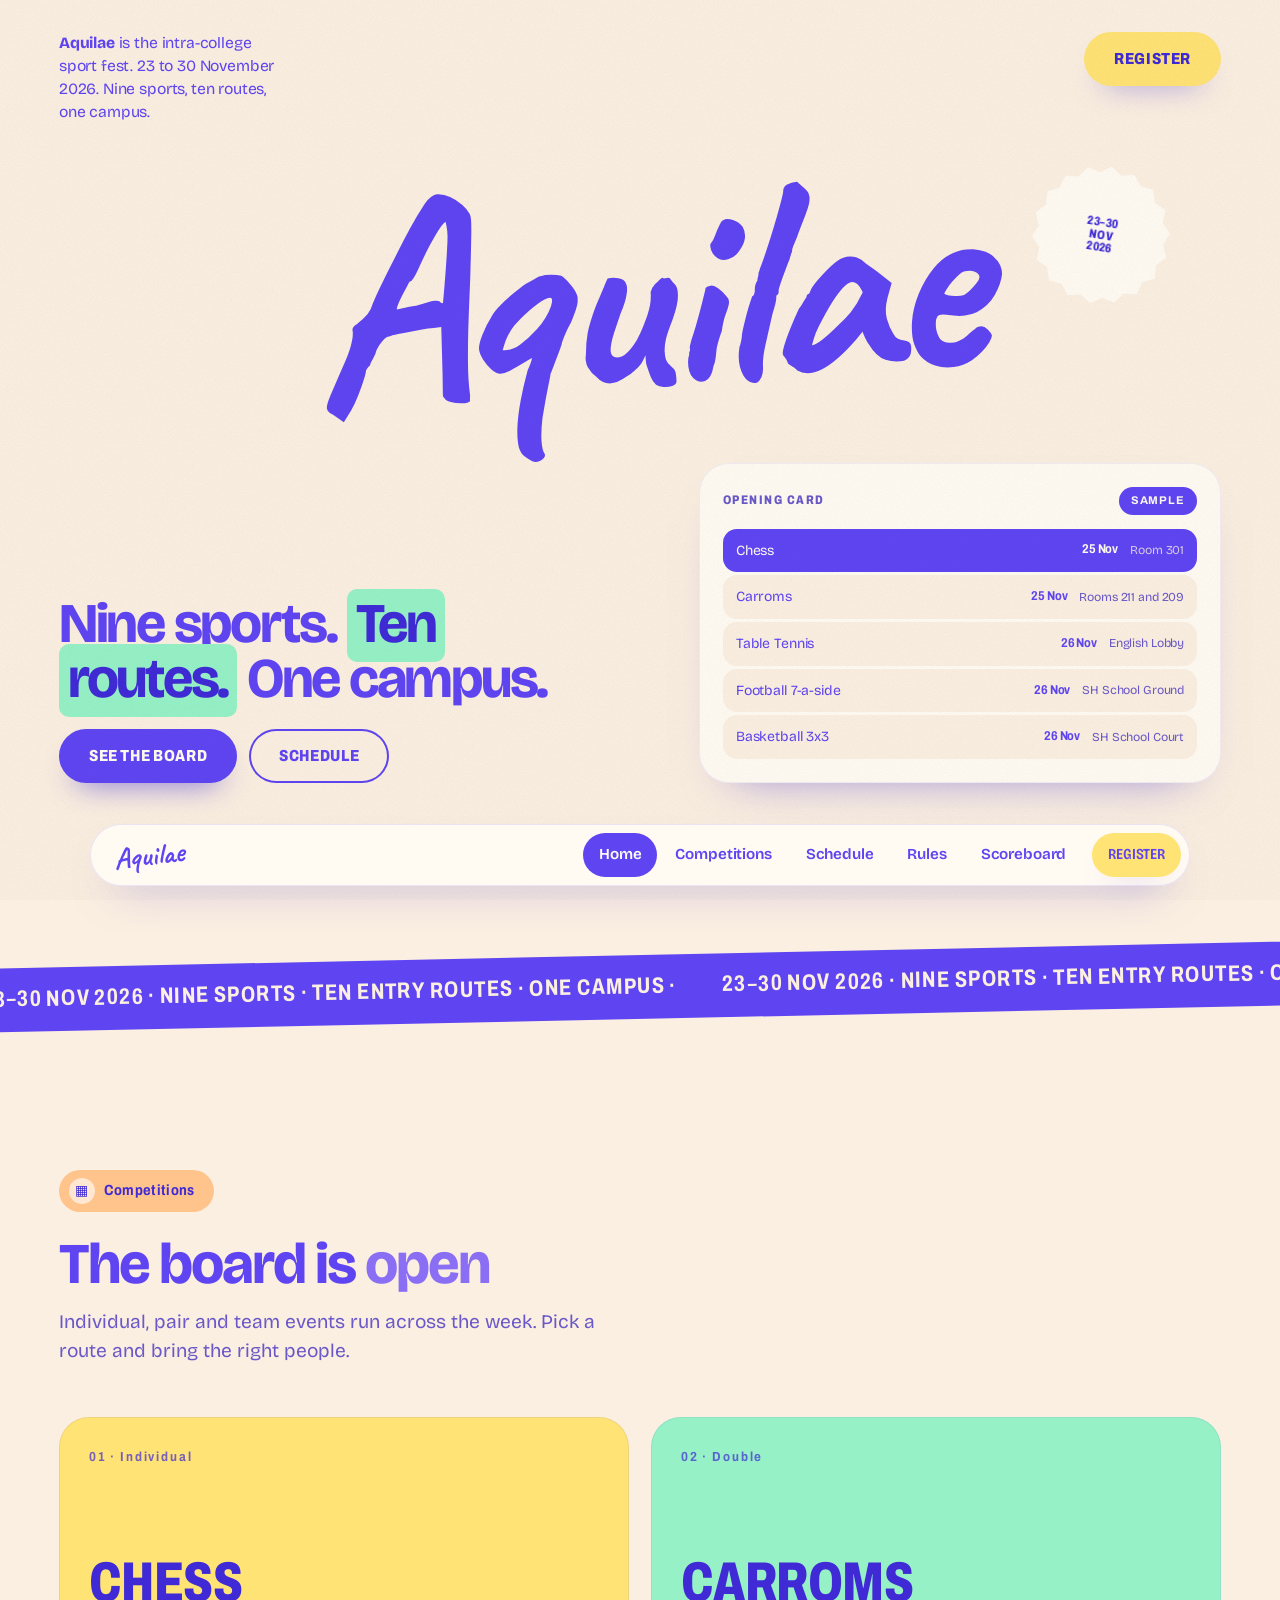
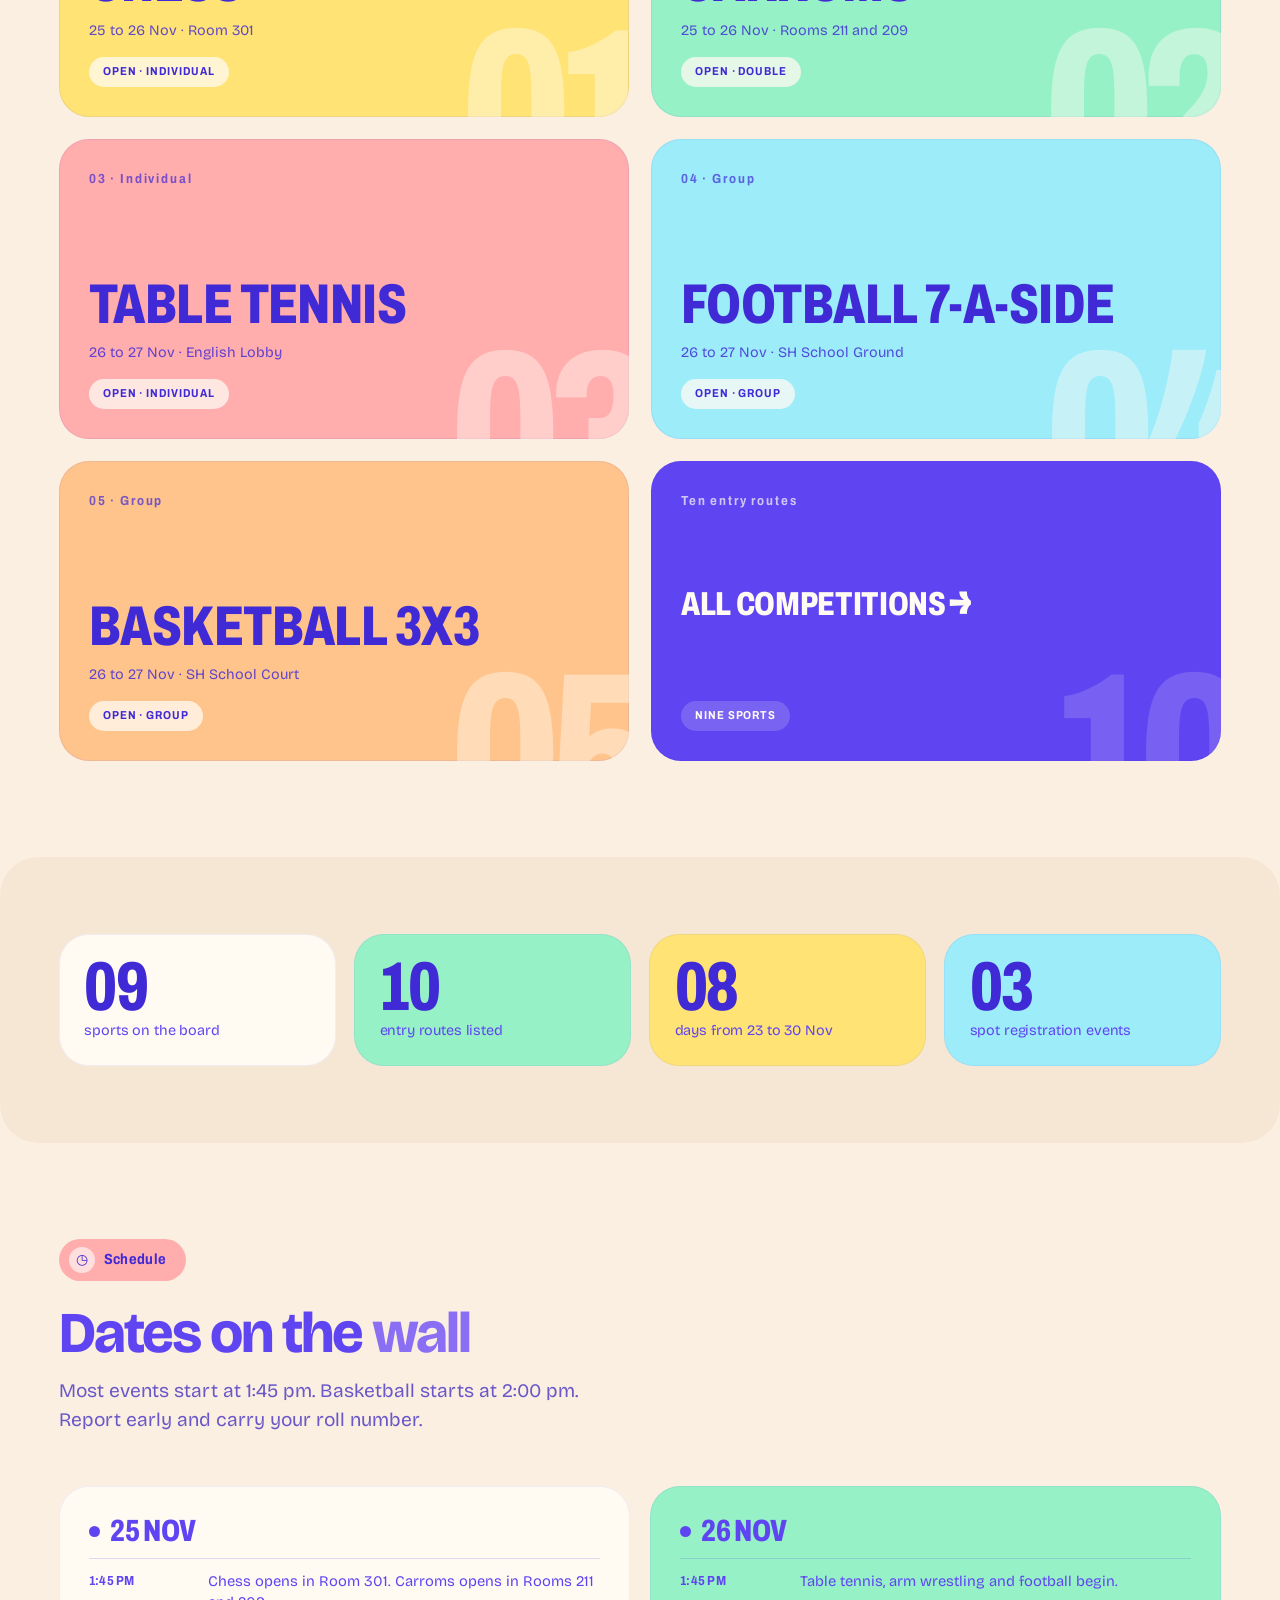
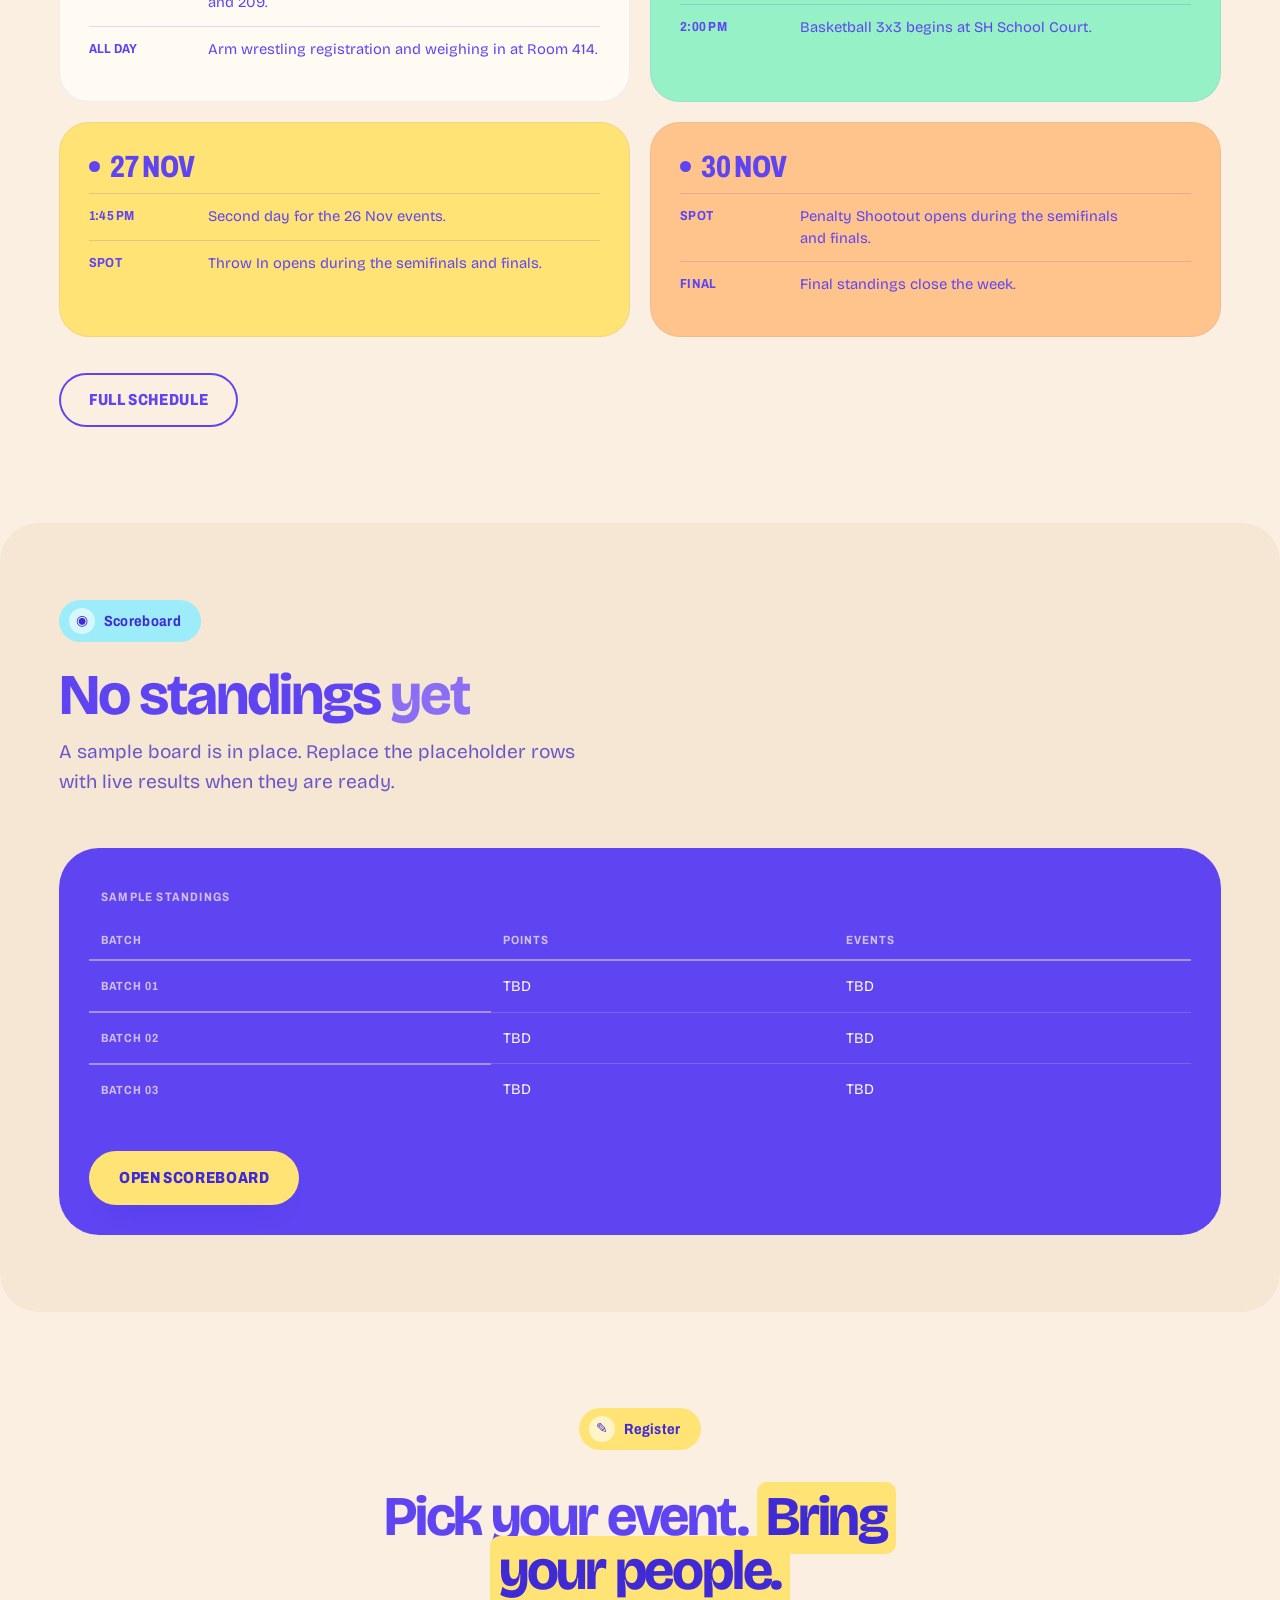
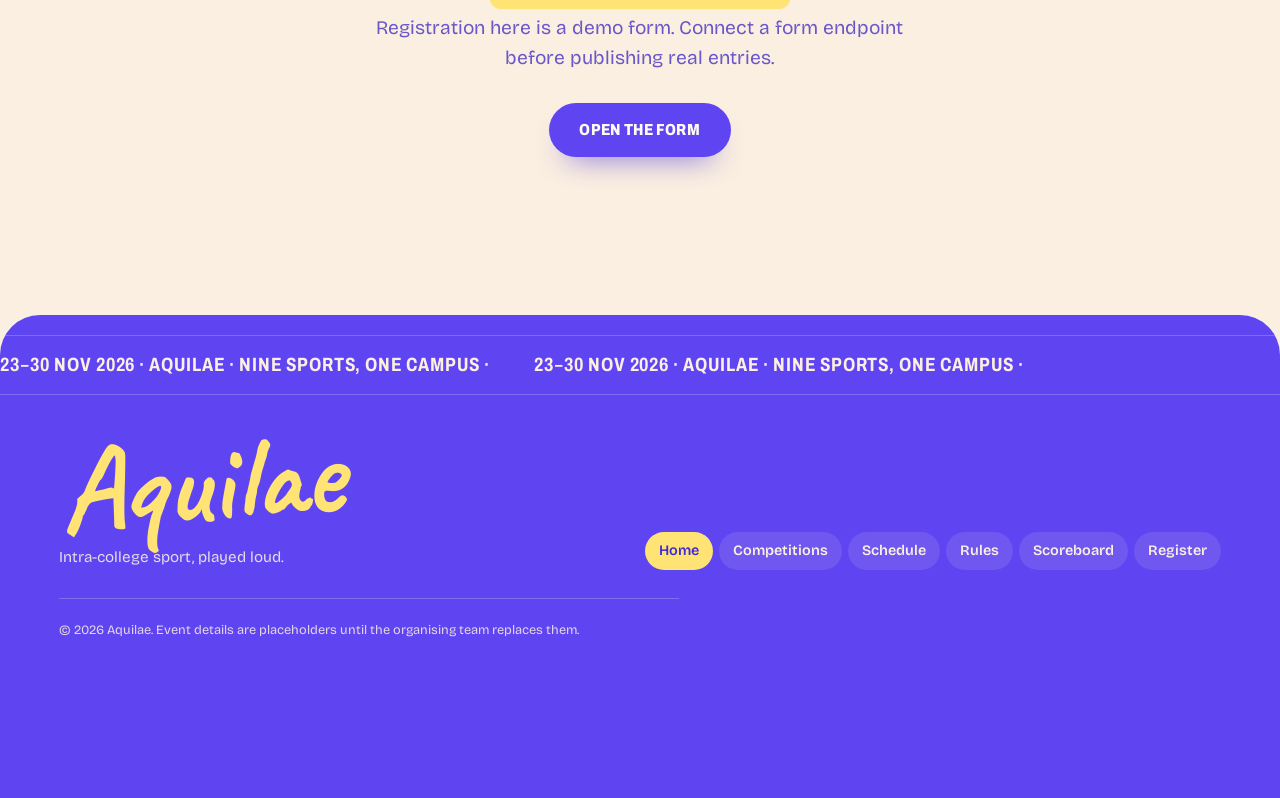
<file: index.html>
<!DOCTYPE html>
<html lang="en">
<head>
<meta charset="utf-8">
<meta name="viewport" content="width=device-width, initial-scale=1">
<title>Home | Aquilae</title>
<meta name="description" content="Aquilae, an intra-college sport fest running 23 to 30 November 2026. Nine sports, ten entry routes, one campus.">
<meta name="theme-color" content="#fbefe1">
<link rel="icon" href="data:image/svg+xml,%3Csvg xmlns='http://www.w3.org/2000/svg' viewBox='0 0 32 32'%3E%3Crect width='32' height='32' rx='9' fill='%235f45f2'/%3E%3Ctext x='16' y='23' font-family='Helvetica,Arial,sans-serif' font-size='18' font-weight='700' fill='%23fbefe1' text-anchor='middle'%3EA%3C/text%3E%3C/svg%3E">
<link rel="preconnect" href="https://fonts.googleapis.com">
<link rel="preconnect" href="https://fonts.gstatic.com" crossorigin>
<link href="https://fonts.googleapis.com/css2?family=Archivo:wdth,wght@62..125,100..900&amp;family=Bricolage+Grotesque:opsz,wdth,wght@12..96,75..100,200..800&amp;family=Caveat:wght@600;700&amp;display=swap" rel="stylesheet">
<link rel="stylesheet" href="css/style.css?v=20261124e">
<script>document.documentElement.className += " js";</script>
<script type="module" src="js/site.js?v=20261124e"></script>
</head>
<body>
<a class="skip" href="#main">Skip to content</a>
<header class="nav"><div class="nav-inner"><a class="wordmark" href="index.html" aria-label="Aquilae home">Aquilae</a><button class="nav-toggle" type="button" data-nav-toggle aria-expanded="false" aria-controls="site-nav">Menu</button><nav class="nav-links" id="site-nav" data-nav><a href="index.html" aria-current="page">Home</a><a href="competitions.html">Competitions</a><a href="schedule.html">Schedule</a><a href="rules.html">Rules</a><a href="scoreboard.html">Scoreboard</a><a class="btn btn--sm btn--sun" href="register.html">Register</a></nav></div></header>
<main id="main">
  <section class="hero">
    <div class="container hero-top">
      <p class="hero-note"><strong>Aquilae</strong> is the intra-college sport fest. 23 to 30 November 2026. Nine sports, ten routes, one campus.</p>
      <a class="btn btn--sun" href="register.html">Register</a>
    </div>
    <div class="container hero-word">
      <h1 class="hero-script">Aquilae</h1>
      <span class="sticker" aria-hidden="true"><span>23&ndash;30<br>Nov<br>2026</span></span>
    </div>
    <div class="container hero-foot">
      <div>
        <p class="statement">Nine sports. <span class="mark mark--mint">Ten routes.</span> One campus.</p>
        <div class="hero-actions"><a class="btn" href="competitions.html">See the board</a><a class="btn btn--secondary" href="schedule.html">Schedule</a></div>
      </div>
      <div class="screen">
        <div class="screen-head"><p class="screen-title">Opening card</p><p class="screen-live">Sample</p></div>
        <div class="fixture-rows">
          <div class="fixture-row" aria-current="true"><span>Chess</span><span class="fixture-date">25 Nov</span><span class="unit">Room 301</span></div>
          <div class="fixture-row"><span>Carroms</span><span class="fixture-date">25 Nov</span><span class="unit">Rooms 211 and 209</span></div>
          <div class="fixture-row"><span>Table Tennis</span><span class="fixture-date">26 Nov</span><span class="unit">English Lobby</span></div>
          <div class="fixture-row"><span>Football 7-a-side</span><span class="fixture-date">26 Nov</span><span class="unit">SH School Ground</span></div>
          <div class="fixture-row"><span>Basketball 3x3</span><span class="fixture-date">26 Nov</span><span class="unit">SH School Court</span></div>
        </div>
      </div>
    </div>
  </section>

  <div class="ticker" aria-hidden="true"><div class="marquee-track"><span>23&ndash;30 Nov 2026 &middot; Nine sports &middot; Ten entry routes &middot; One campus &middot;</span><span>23&ndash;30 Nov 2026 &middot; Nine sports &middot; Ten entry routes &middot; One campus &middot;</span></div></div>

  <section class="section">
    <div class="container">
      <span class="eyebrow"><span class="ico">&#9638;</span> Competitions</span>
      <div class="section-head" data-reveal>
        <h2>The board is <span class="dim">open</span></h2>
        <p class="lead">Individual, pair and team events run across the week. Pick a route and bring the right people.</p>
      </div>
      <div class="event-grid" data-reveal>
        <a class="event-card" data-mark="01" href="competitions.html"><span class="event-num">01 &middot; Individual</span><span class="event-name">Chess</span><span class="event-meta">25 to 26 Nov &middot; Room 301</span><span class="event-tag">Open &middot; Individual</span></a>
        <a class="event-card event-card--mint" data-mark="02" href="competitions.html"><span class="event-num">02 &middot; Double</span><span class="event-name">Carroms</span><span class="event-meta">25 to 26 Nov &middot; Rooms 211 and 209</span><span class="event-tag">Open &middot; Double</span></a>
        <a class="event-card event-card--pink" data-mark="03" href="competitions.html"><span class="event-num">03 &middot; Individual</span><span class="event-name">Table Tennis</span><span class="event-meta">26 to 27 Nov &middot; English Lobby</span><span class="event-tag">Open &middot; Individual</span></a>
        <a class="event-card event-card--sky" data-mark="04" href="competitions.html"><span class="event-num">04 &middot; Group</span><span class="event-name">Football 7-a-side</span><span class="event-meta">26 to 27 Nov &middot; SH School Ground</span><span class="event-tag">Open &middot; Group</span></a>
        <a class="event-card event-card--peach" data-mark="05" href="competitions.html"><span class="event-num">05 &middot; Group</span><span class="event-name">Basketball 3x3</span><span class="event-meta">26 to 27 Nov &middot; SH School Court</span><span class="event-tag">Open &middot; Group</span></a>
        <a class="event-card event-card--purple event-card--link" data-mark="10" href="competitions.html"><span class="event-num">Ten entry routes</span><span class="event-name">All competitions <span class="arrow">&rarr;</span></span><span class="event-tag">Nine sports</span></a>
      </div>
    </div>
  </section>

  <section class="section section--band">
    <div class="container">
      <div class="figure-row" data-reveal>
        <div class="figure-cell" data-reveal-item><p class="figure">09</p><p>sports on the board</p></div>
        <div class="figure-cell" data-reveal-item><p class="figure">10</p><p>entry routes listed</p></div>
        <div class="figure-cell" data-reveal-item><p class="figure">08</p><p>days from 23 to 30 Nov</p></div>
        <div class="figure-cell" data-reveal-item><p class="figure">03</p><p>spot registration events</p></div>
      </div>
    </div>
  </section>

  <section class="section">
    <div class="container">
      <span class="eyebrow eyebrow--pink"><span class="ico">&#9719;</span> Schedule</span>
      <div class="section-head" data-reveal>
        <h2>Dates on the <span class="dim">wall</span></h2>
        <p class="lead">Most events start at 1:45 pm. Basketball starts at 2:00 pm. Report early and carry your roll number.</p>
      </div>
      <div class="schedule" data-reveal>
        <div class="day" data-reveal-item><h3>25 Nov</h3><div class="slot"><time datetime="2026-11-25T13:45">1:45 pm</time><p>Chess opens in Room 301. Carroms opens in Rooms 211 and 209.</p></div><div class="slot"><time datetime="2026-11-25">All day</time><p>Arm wrestling registration and weighing in at Room 414.</p></div></div>
        <div class="day" data-reveal-item><h3>26 Nov</h3><div class="slot"><time datetime="2026-11-26T13:45">1:45 pm</time><p>Table tennis, arm wrestling and football begin.</p></div><div class="slot"><time datetime="2026-11-26T14:00">2:00 pm</time><p>Basketball 3x3 begins at SH School Court.</p></div></div>
        <div class="day" data-reveal-item><h3>27 Nov</h3><div class="slot"><time datetime="2026-11-27T13:45">1:45 pm</time><p>Second day for the 26 Nov events.</p></div><div class="slot"><time datetime="2026-11-27">Spot</time><p>Throw In opens during the semifinals and finals.</p></div></div>
        <div class="day" data-reveal-item><h3>30 Nov</h3><div class="slot"><time datetime="2026-11-30">Spot</time><p>Penalty Shootout opens during the semifinals and finals.</p></div><div class="slot"><time datetime="2026-11-30">Final</time><p>Final standings close the week.</p></div></div>
      </div>
      <p class="rule-top"><a class="btn btn--secondary" href="schedule.html">Full schedule</a></p>
    </div>
  </section>

  <section class="section section--band">
    <div class="container">
      <span class="eyebrow eyebrow--sky"><span class="ico">&#9673;</span> Scoreboard</span>
      <div class="section-head" data-reveal>
        <h2>No standings <span class="dim">yet</span></h2>
        <p class="lead">A sample board is in place. Replace the placeholder rows with live results when they are ready.</p>
      </div>
      <div class="board" data-reveal>
        <div class="table-wrap"><table><caption>Sample standings</caption><thead><tr><th scope="col">Batch</th><th scope="col">Points</th><th scope="col">Events</th></tr></thead><tbody><tr><th scope="row">Batch 01</th><td>TBD</td><td>TBD</td></tr><tr><th scope="row">Batch 02</th><td>TBD</td><td>TBD</td></tr><tr><th scope="row">Batch 03</th><td>TBD</td><td>TBD</td></tr></tbody></table></div>
        <p class="rule-top"><a class="btn btn--sun" href="scoreboard.html">Open scoreboard</a></p>
      </div>
    </div>
  </section>

  <section class="section">
    <div class="container center stack" data-reveal>
      <span class="eyebrow eyebrow--yellow"><span class="ico">&#9998;</span> Register</span>
      <p class="statement">Pick your event. <span class="mark">Bring your people.</span></p>
      <p class="lead">Registration here is a demo form. Connect a form endpoint before publishing real entries.</p>
      <p><a class="btn" href="register.html">Open the form</a></p>
    </div>
  </section>
</main>
<footer class="footer"><div class="marquee" aria-hidden="true"><div class="marquee-track"><span>23&ndash;30 Nov 2026 &middot; Aquilae &middot; Nine sports, one campus &middot;</span><span>23&ndash;30 Nov 2026 &middot; Aquilae &middot; Nine sports, one campus &middot;</span></div></div><div class="container footer-inner"><div><p class="footer-mark">Aquilae</p><p class="footer-tag">Intra-college sport, played loud.</p></div><nav class="footer-links" aria-label="Footer"><a href="index.html" aria-current="page">Home</a><a href="competitions.html">Competitions</a><a href="schedule.html">Schedule</a><a href="rules.html">Rules</a><a href="scoreboard.html">Scoreboard</a><a href="register.html">Register</a></nav></div><div class="container"><p class="footer-legal"><small>&copy; <span data-year>2026</span> Aquilae. Event details are placeholders until the organising team replaces them.</small></p></div></footer>
</body>
</html>
</file>
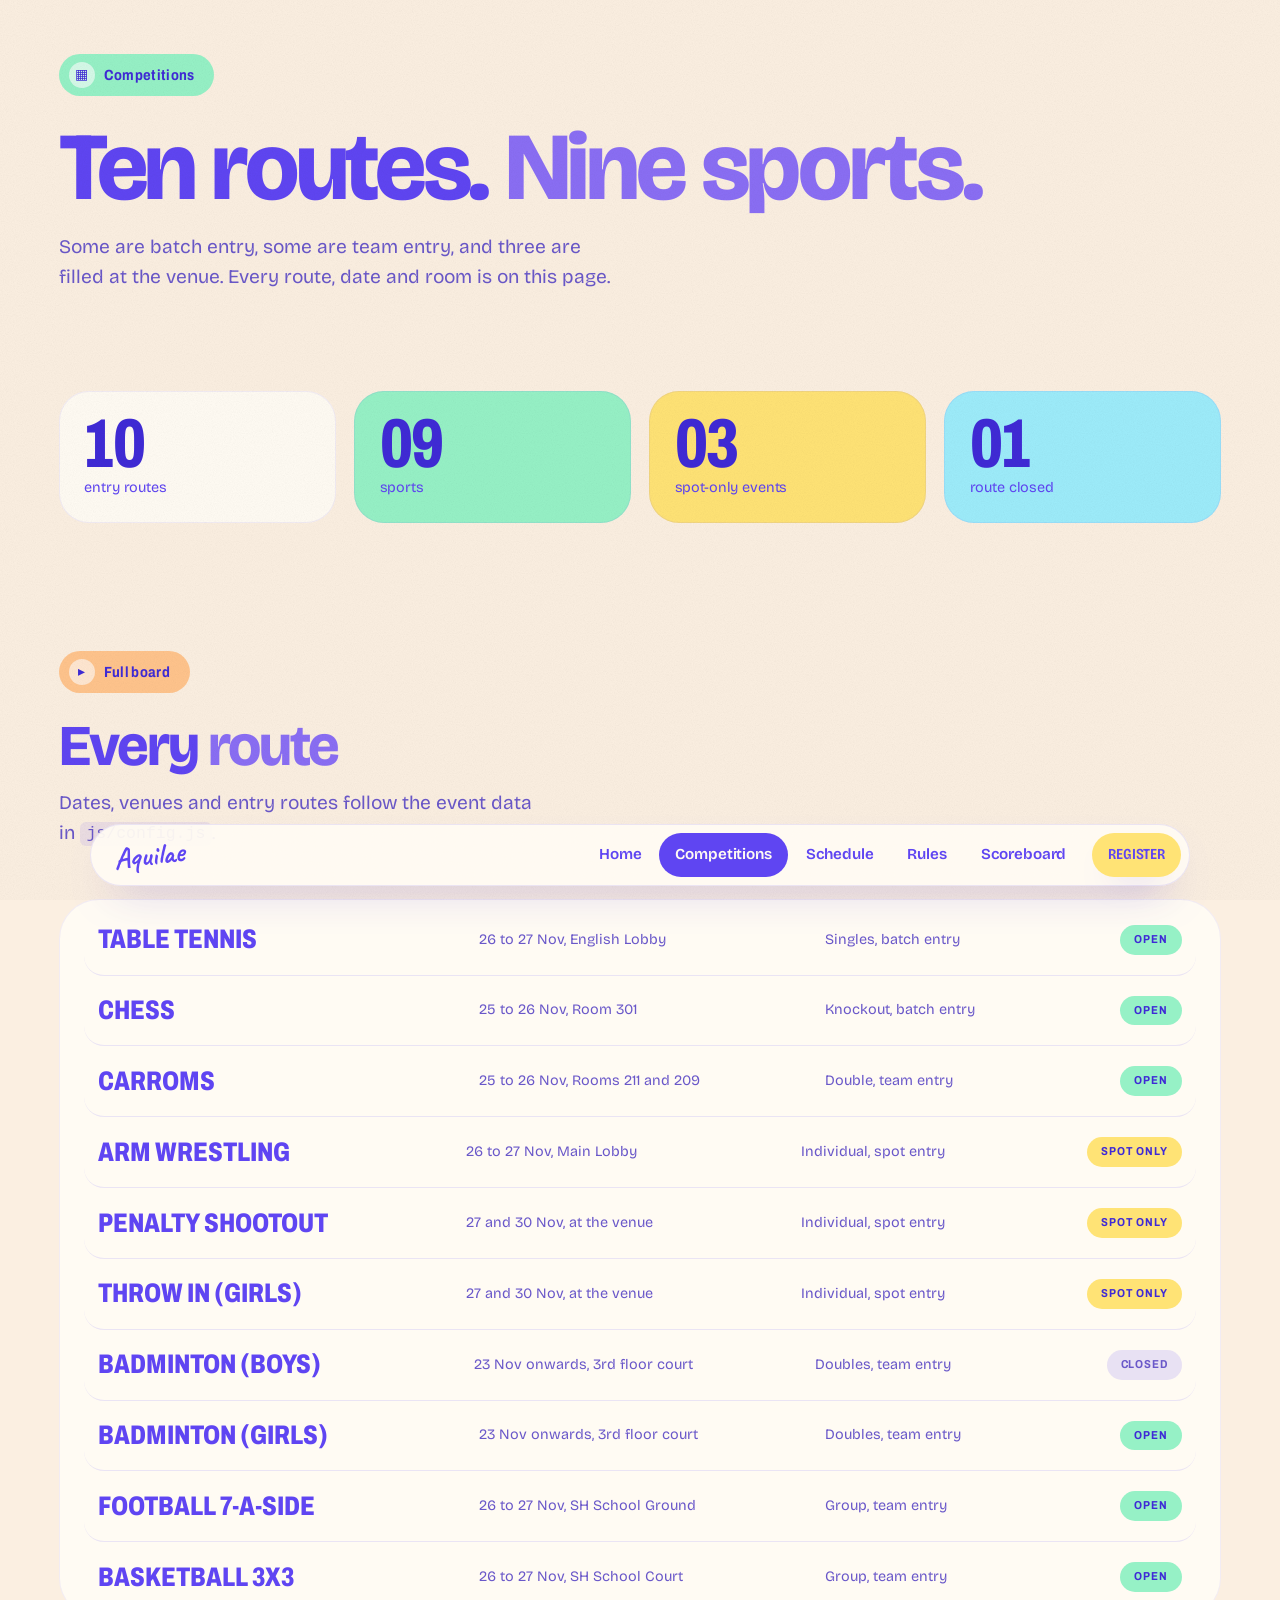
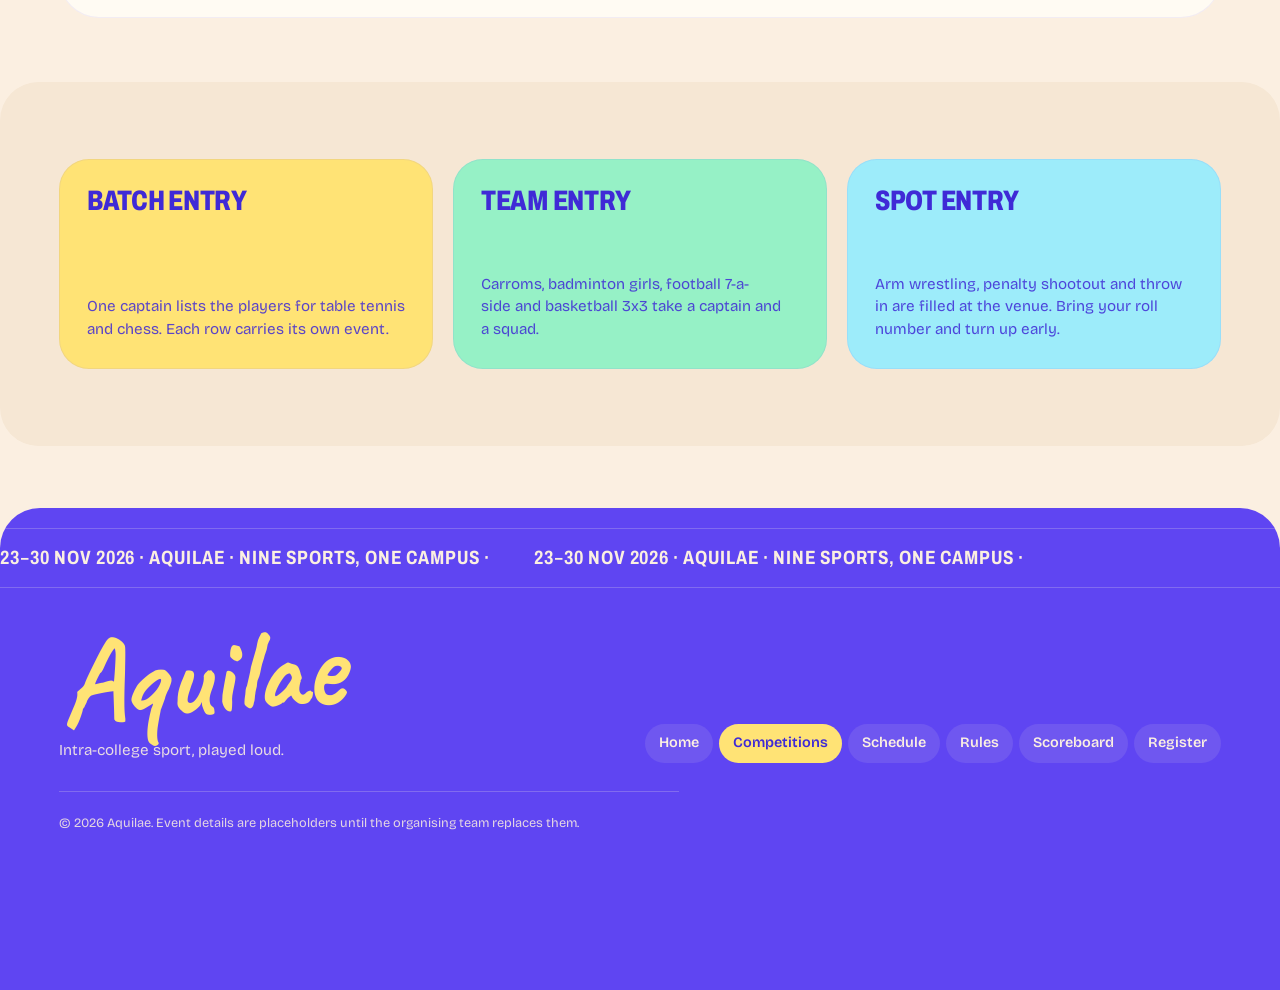
<file: competitions.html>
<!DOCTYPE html>
<html lang="en">
<head>
<meta charset="utf-8">
<meta name="viewport" content="width=device-width, initial-scale=1">
<title>Competitions | Aquilae</title>
<meta name="description" content="The full Aquilae competition board with dates, venues, formats and entry routes.">
<meta name="theme-color" content="#fbefe1">
<link rel="icon" href="data:image/svg+xml,%3Csvg xmlns='http://www.w3.org/2000/svg' viewBox='0 0 32 32'%3E%3Crect width='32' height='32' rx='9' fill='%235f45f2'/%3E%3Ctext x='16' y='23' font-family='Helvetica,Arial,sans-serif' font-size='18' font-weight='700' fill='%23fbefe1' text-anchor='middle'%3EA%3C/text%3E%3C/svg%3E">
<link rel="preconnect" href="https://fonts.googleapis.com">
<link rel="preconnect" href="https://fonts.gstatic.com" crossorigin>
<link href="https://fonts.googleapis.com/css2?family=Archivo:wdth,wght@62..125,100..900&amp;family=Bricolage+Grotesque:opsz,wdth,wght@12..96,75..100,200..800&amp;family=Caveat:wght@600;700&amp;display=swap" rel="stylesheet">
<link rel="stylesheet" href="css/style.css?v=20261124e">
<script>document.documentElement.className += " js";</script>
<script type="module" src="js/site.js?v=20261124e"></script>
</head>
<body>
<a class="skip" href="#main">Skip to content</a>
<header class="nav"><div class="nav-inner"><a class="wordmark" href="index.html" aria-label="Aquilae home">Aquilae</a><button class="nav-toggle" type="button" data-nav-toggle aria-expanded="false" aria-controls="site-nav">Menu</button><nav class="nav-links" id="site-nav" data-nav><a href="index.html">Home</a><a href="competitions.html" aria-current="page">Competitions</a><a href="schedule.html">Schedule</a><a href="rules.html">Rules</a><a href="scoreboard.html">Scoreboard</a><a class="btn btn--sm btn--sun" href="register.html">Register</a></nav></div></header>
<main id="main">
  <section class="hero hero--short">
    <div class="container">
      <span class="eyebrow eyebrow--mint"><span class="ico">&#9638;</span> Competitions</span>
      <h1>Ten routes. <span class="dim">Nine sports.</span></h1>
      <p class="lead">Some are batch entry, some are team entry, and three are filled at the venue. Every route, date and room is on this page.</p>
    </div>
  </section>

  <section class="section section--tight">
    <div class="container">
      <div class="figure-row" data-reveal>
        <div class="figure-cell" data-reveal-item><p class="figure">10</p><p>entry routes</p></div>
        <div class="figure-cell" data-reveal-item><p class="figure">09</p><p>sports</p></div>
        <div class="figure-cell" data-reveal-item><p class="figure">03</p><p>spot-only events</p></div>
        <div class="figure-cell" data-reveal-item><p class="figure">01</p><p>route closed</p></div>
      </div>
    </div>
  </section>

  <section class="section section--tight">
    <div class="container">
      <span class="eyebrow"><span class="ico">&#9656;</span> Full board</span>
      <div class="section-head" data-reveal><h2>Every <span class="dim">route</span></h2><p class="lead">Dates, venues and entry routes follow the event data in <code>js/config.js</code>.</p></div>
      <div class="index-list" data-reveal>
        <div class="index-row" data-reveal-item><h3>Table Tennis</h3><p class="meta">26 to 27 Nov, English Lobby</p><p class="meta">Singles, batch entry</p><span class="status status--open">Open</span></div>
        <div class="index-row" data-reveal-item><h3>Chess</h3><p class="meta">25 to 26 Nov, Room 301</p><p class="meta">Knockout, batch entry</p><span class="status status--open">Open</span></div>
        <div class="index-row" data-reveal-item><h3>Carroms</h3><p class="meta">25 to 26 Nov, Rooms 211 and 209</p><p class="meta">Double, team entry</p><span class="status status--open">Open</span></div>
        <div class="index-row" data-reveal-item><h3>Arm Wrestling</h3><p class="meta">26 to 27 Nov, Main Lobby</p><p class="meta">Individual, spot entry</p><span class="status status--spot">Spot only</span></div>
        <div class="index-row" data-reveal-item><h3>Penalty Shootout</h3><p class="meta">27 and 30 Nov, at the venue</p><p class="meta">Individual, spot entry</p><span class="status status--spot">Spot only</span></div>
        <div class="index-row" data-reveal-item><h3>Throw In (Girls)</h3><p class="meta">27 and 30 Nov, at the venue</p><p class="meta">Individual, spot entry</p><span class="status status--spot">Spot only</span></div>
        <div class="index-row" data-reveal-item><h3>Badminton (Boys)</h3><p class="meta">23 Nov onwards, 3rd floor court</p><p class="meta">Doubles, team entry</p><span class="status status--closed">Closed</span></div>
        <div class="index-row" data-reveal-item><h3>Badminton (Girls)</h3><p class="meta">23 Nov onwards, 3rd floor court</p><p class="meta">Doubles, team entry</p><span class="status status--open">Open</span></div>
        <div class="index-row" data-reveal-item><h3>Football 7-a-side</h3><p class="meta">26 to 27 Nov, SH School Ground</p><p class="meta">Group, team entry</p><span class="status status--open">Open</span></div>
        <div class="index-row" data-reveal-item><h3>Basketball 3x3</h3><p class="meta">26 to 27 Nov, SH School Court</p><p class="meta">Group, team entry</p><span class="status status--open">Open</span></div>
      </div>
    </div>
  </section>

  <section class="section section--band">
    <div class="container">
      <div class="bento" data-reveal>
        <div class="tile tile--lead" data-reveal-item><h3>Batch entry</h3><p>One captain lists the players for table tennis and chess. Each row carries its own event.</p></div>
        <div class="tile tile--gold" data-reveal-item><h3>Team entry</h3><p>Carroms, badminton girls, football 7-a-side and basketball 3x3 take a captain and a squad.</p></div>
        <div class="tile tile--wide" data-reveal-item><h3>Spot entry</h3><p>Arm wrestling, penalty shootout and throw in are filled at the venue. Bring your roll number and turn up early.</p></div>
      </div>
    </div>
  </section>
</main>
<footer class="footer"><div class="marquee" aria-hidden="true"><div class="marquee-track"><span>23&ndash;30 Nov 2026 &middot; Aquilae &middot; Nine sports, one campus &middot;</span><span>23&ndash;30 Nov 2026 &middot; Aquilae &middot; Nine sports, one campus &middot;</span></div></div><div class="container footer-inner"><div><p class="footer-mark">Aquilae</p><p class="footer-tag">Intra-college sport, played loud.</p></div><nav class="footer-links" aria-label="Footer"><a href="index.html">Home</a><a href="competitions.html" aria-current="page">Competitions</a><a href="schedule.html">Schedule</a><a href="rules.html">Rules</a><a href="scoreboard.html">Scoreboard</a><a href="register.html">Register</a></nav></div><div class="container"><p class="footer-legal"><small>&copy; <span data-year>2026</span> Aquilae. Event details are placeholders until the organising team replaces them.</small></p></div></footer>
</body>
</html>
</file>
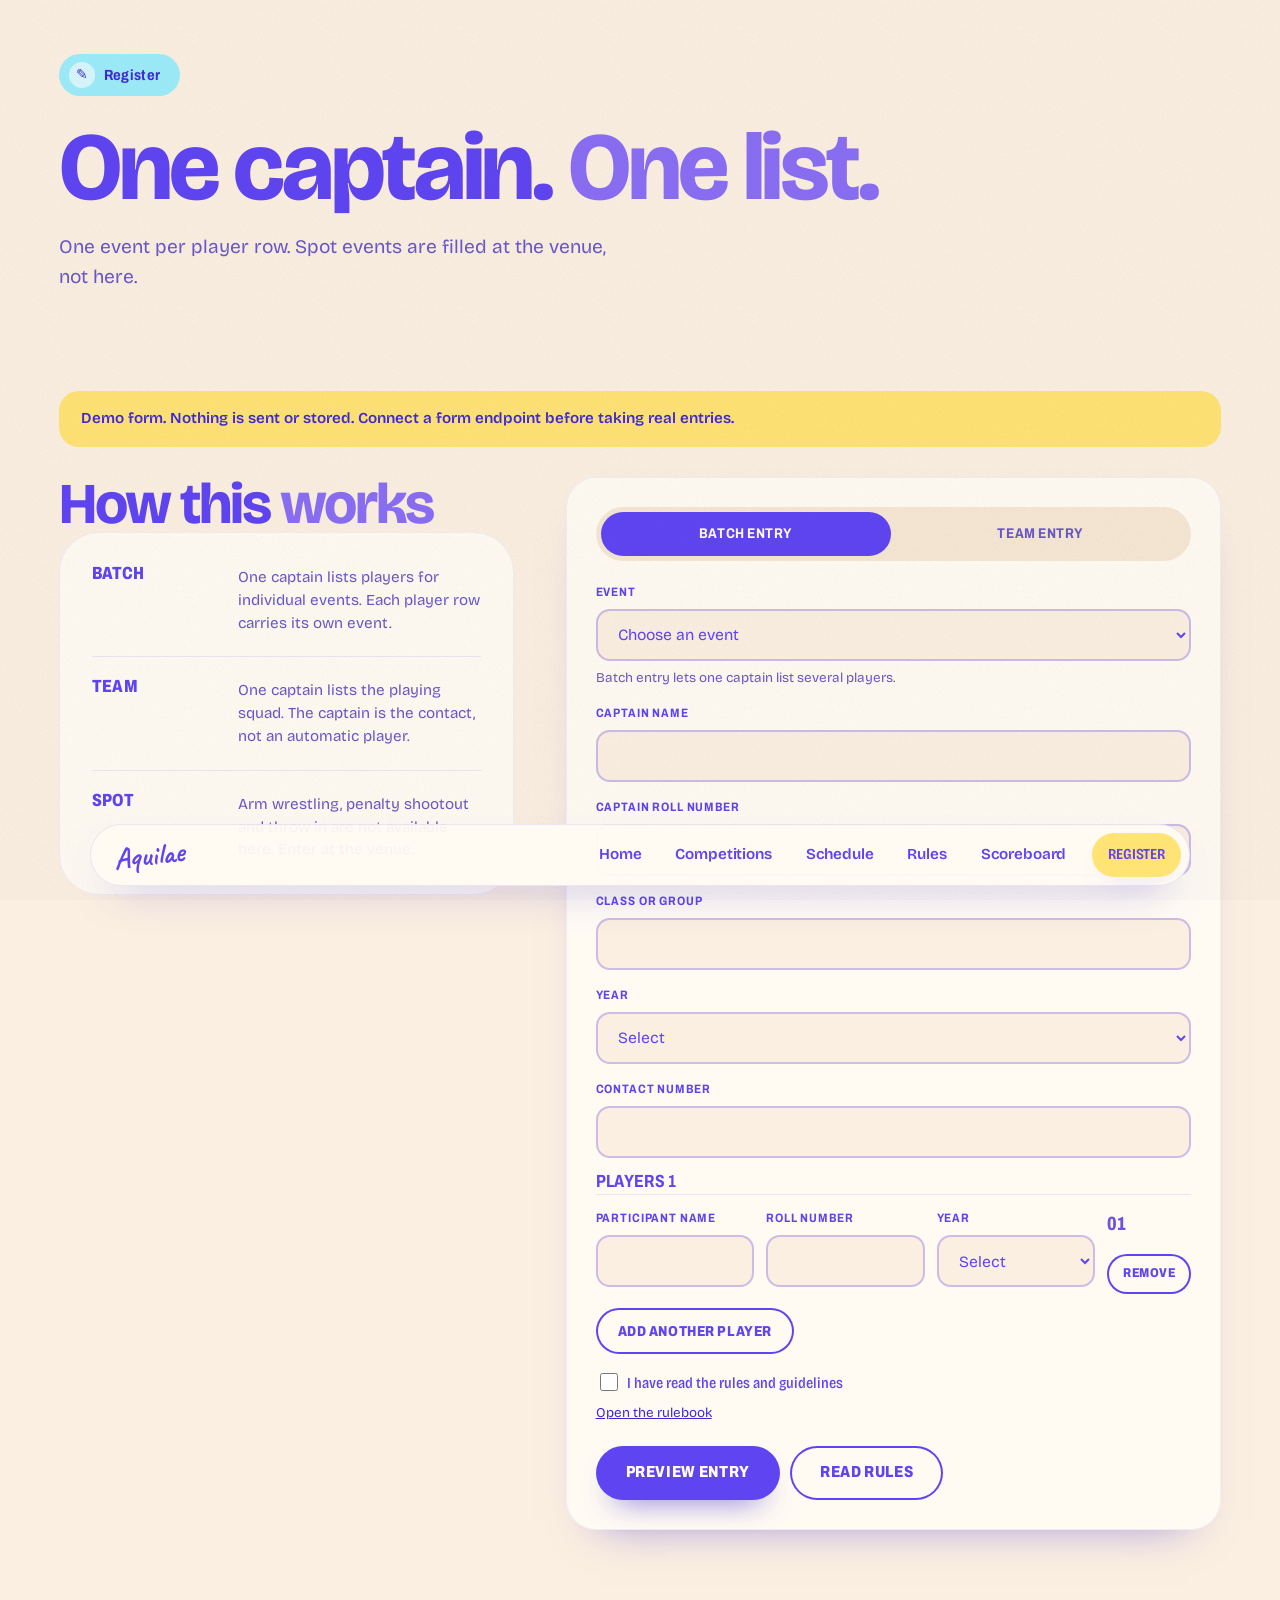
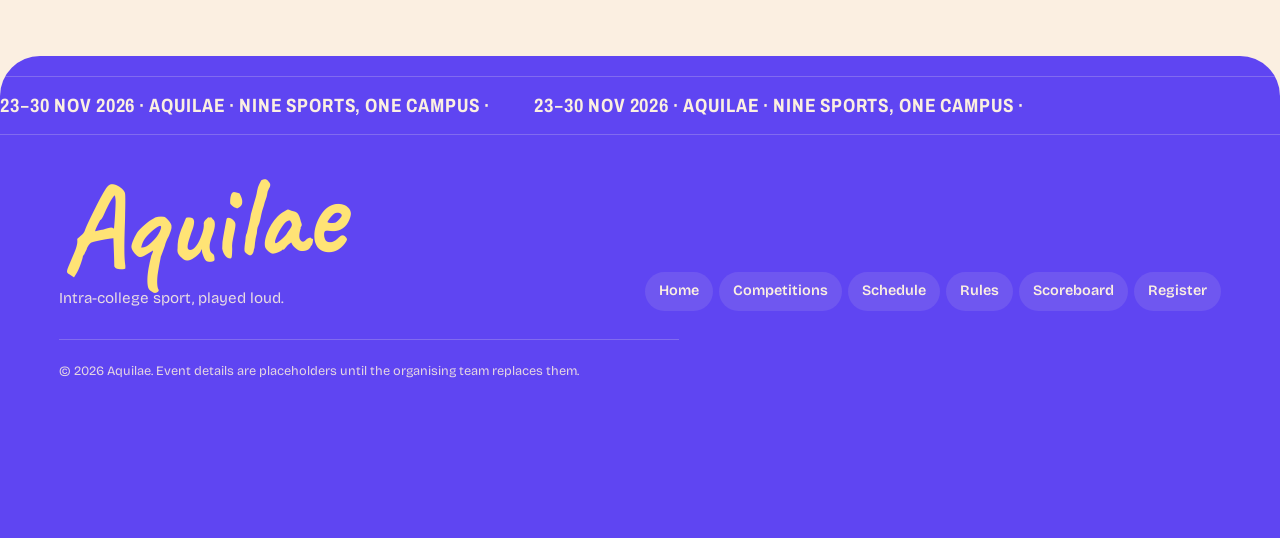
<file: register.html>
<!DOCTYPE html>
<html lang="en">
<head>
<meta charset="utf-8">
<meta name="viewport" content="width=device-width, initial-scale=1">
<title>Register | Aquilae</title>
<meta name="description" content="Demo registration form for Aquilae. No entries are stored yet.">
<meta name="theme-color" content="#fbefe1">
<link rel="icon" href="data:image/svg+xml,%3Csvg xmlns='http://www.w3.org/2000/svg' viewBox='0 0 32 32'%3E%3Crect width='32' height='32' rx='9' fill='%235f45f2'/%3E%3Ctext x='16' y='23' font-family='Helvetica,Arial,sans-serif' font-size='18' font-weight='700' fill='%23fbefe1' text-anchor='middle'%3EA%3C/text%3E%3C/svg%3E">
<link rel="preconnect" href="https://fonts.googleapis.com">
<link rel="preconnect" href="https://fonts.gstatic.com" crossorigin>
<link href="https://fonts.googleapis.com/css2?family=Archivo:wdth,wght@62..125,100..900&amp;family=Bricolage+Grotesque:opsz,wdth,wght@12..96,75..100,200..800&amp;family=Caveat:wght@600;700&amp;display=swap" rel="stylesheet">
<link rel="stylesheet" href="css/style.css?v=20261124e">
<script>document.documentElement.className += " js";</script>
<script type="module" src="js/site.js?v=20261124e"></script>
<script src="js/config.js?v=20261124e"></script>
<script type="module" src="js/register.js?v=20261124e"></script>
</head>
<body>
<a class="skip" href="#main">Skip to content</a>
<header class="nav"><div class="nav-inner"><a class="wordmark" href="index.html" aria-label="Aquilae home">Aquilae</a><button class="nav-toggle" type="button" data-nav-toggle aria-expanded="false" aria-controls="site-nav">Menu</button><nav class="nav-links" id="site-nav" data-nav><a href="index.html">Home</a><a href="competitions.html">Competitions</a><a href="schedule.html">Schedule</a><a href="rules.html">Rules</a><a href="scoreboard.html">Scoreboard</a><a class="btn btn--sm btn--sun" href="register.html">Register</a></nav></div></header>
<main id="main">
  <section class="hero hero--short">
    <div class="container">
      <span class="eyebrow eyebrow--sky"><span class="ico">&#9998;</span> Register</span>
      <h1>One captain. <span class="dim">One list.</span></h1>
      <p class="lead">One event per player row. Spot events are filled at the venue, not here.</p>
    </div>
  </section>

  <section class="section section--tight">
    <div class="container">
      <div class="notice"><p>Demo form. Nothing is sent or stored. Connect a form endpoint before taking real entries.</p></div>
      <div class="form-grid">
        <div>
          <h2>How this <span class="dim">works</span></h2>
          <div class="rows">
            <div class="row-item" data-reveal-item><h3>Batch</h3><p>One captain lists players for individual events. Each player row carries its own event.</p></div>
            <div class="row-item" data-reveal-item><h3>Team</h3><p>One captain lists the playing squad. The captain is the contact, not an automatic player.</p></div>
            <div class="row-item" data-reveal-item><h3>Spot</h3><p>Arm wrestling, penalty shootout and throw in are not available here. Enter at the venue.</p></div>
          </div>
        </div>
        <form id="entry-form" class="form-card" data-reveal>
          <div class="choice" role="group" aria-label="Entry type">
            <button type="button" data-mode="batch" aria-pressed="true">Batch entry</button>
            <button type="button" data-mode="team" aria-pressed="false">Team entry</button>
          </div>
          <div class="field"><label for="entry-event">Event</label><select id="entry-event" name="event" required></select><span class="hint" id="route-hint">Batch entry lets one captain list several players.</span></div>
          <div class="field"><label for="captain-name">Captain name</label><input id="captain-name" name="captain" autocomplete="name" required></div>
          <div class="field"><label for="captain-roll">Captain roll number</label><input id="captain-roll" name="captain_roll" required></div>
          <div class="field"><label for="captain-class">Class or group</label><input id="captain-class" name="captain_class" required></div>
          <div class="field"><label for="captain-year">Year</label><select id="captain-year" name="captain_year" required><option value="">Select</option><option>1st year</option><option>2nd year</option><option>3rd year</option></select></div>
          <div class="field"><label for="captain-phone">Contact number</label><input id="captain-phone" name="phone" type="tel" autocomplete="tel" required></div>
          <h3>Players <span data-participant-count>1</span></h3>
          <div id="participants"></div>
          <p><button class="btn btn--secondary btn--sm" type="button" data-add-participant>Add another player</button></p>
          <div class="field"><label for="agree-rules"><input id="agree-rules" name="agree_rules" type="checkbox" required> I have read the rules and guidelines</label><span class="hint"><a href="rules.html">Open the rulebook</a></span></div>
          <div class="form-actions"><button class="btn" type="submit">Preview entry</button><a class="btn btn--secondary" href="rules.html">Read rules</a></div>
          <div id="entry-confirmation" class="confirmation" hidden><h3>Preview only</h3><p id="entry-summary"></p><p>No entry has been saved. This form is a placeholder until a form endpoint is connected.</p></div>
        </form>
      </div>
    </div>
  </section>
</main>
<footer class="footer"><div class="marquee" aria-hidden="true"><div class="marquee-track"><span>23&ndash;30 Nov 2026 &middot; Aquilae &middot; Nine sports, one campus &middot;</span><span>23&ndash;30 Nov 2026 &middot; Aquilae &middot; Nine sports, one campus &middot;</span></div></div><div class="container footer-inner"><div><p class="footer-mark">Aquilae</p><p class="footer-tag">Intra-college sport, played loud.</p></div><nav class="footer-links" aria-label="Footer"><a href="index.html">Home</a><a href="competitions.html">Competitions</a><a href="schedule.html">Schedule</a><a href="rules.html">Rules</a><a href="scoreboard.html">Scoreboard</a><a href="register.html">Register</a></nav></div><div class="container"><p class="footer-legal"><small>&copy; <span data-year>2026</span> Aquilae. Event details are placeholders until the organising team replaces them.</small></p></div></footer>
</body>
</html>
</file>
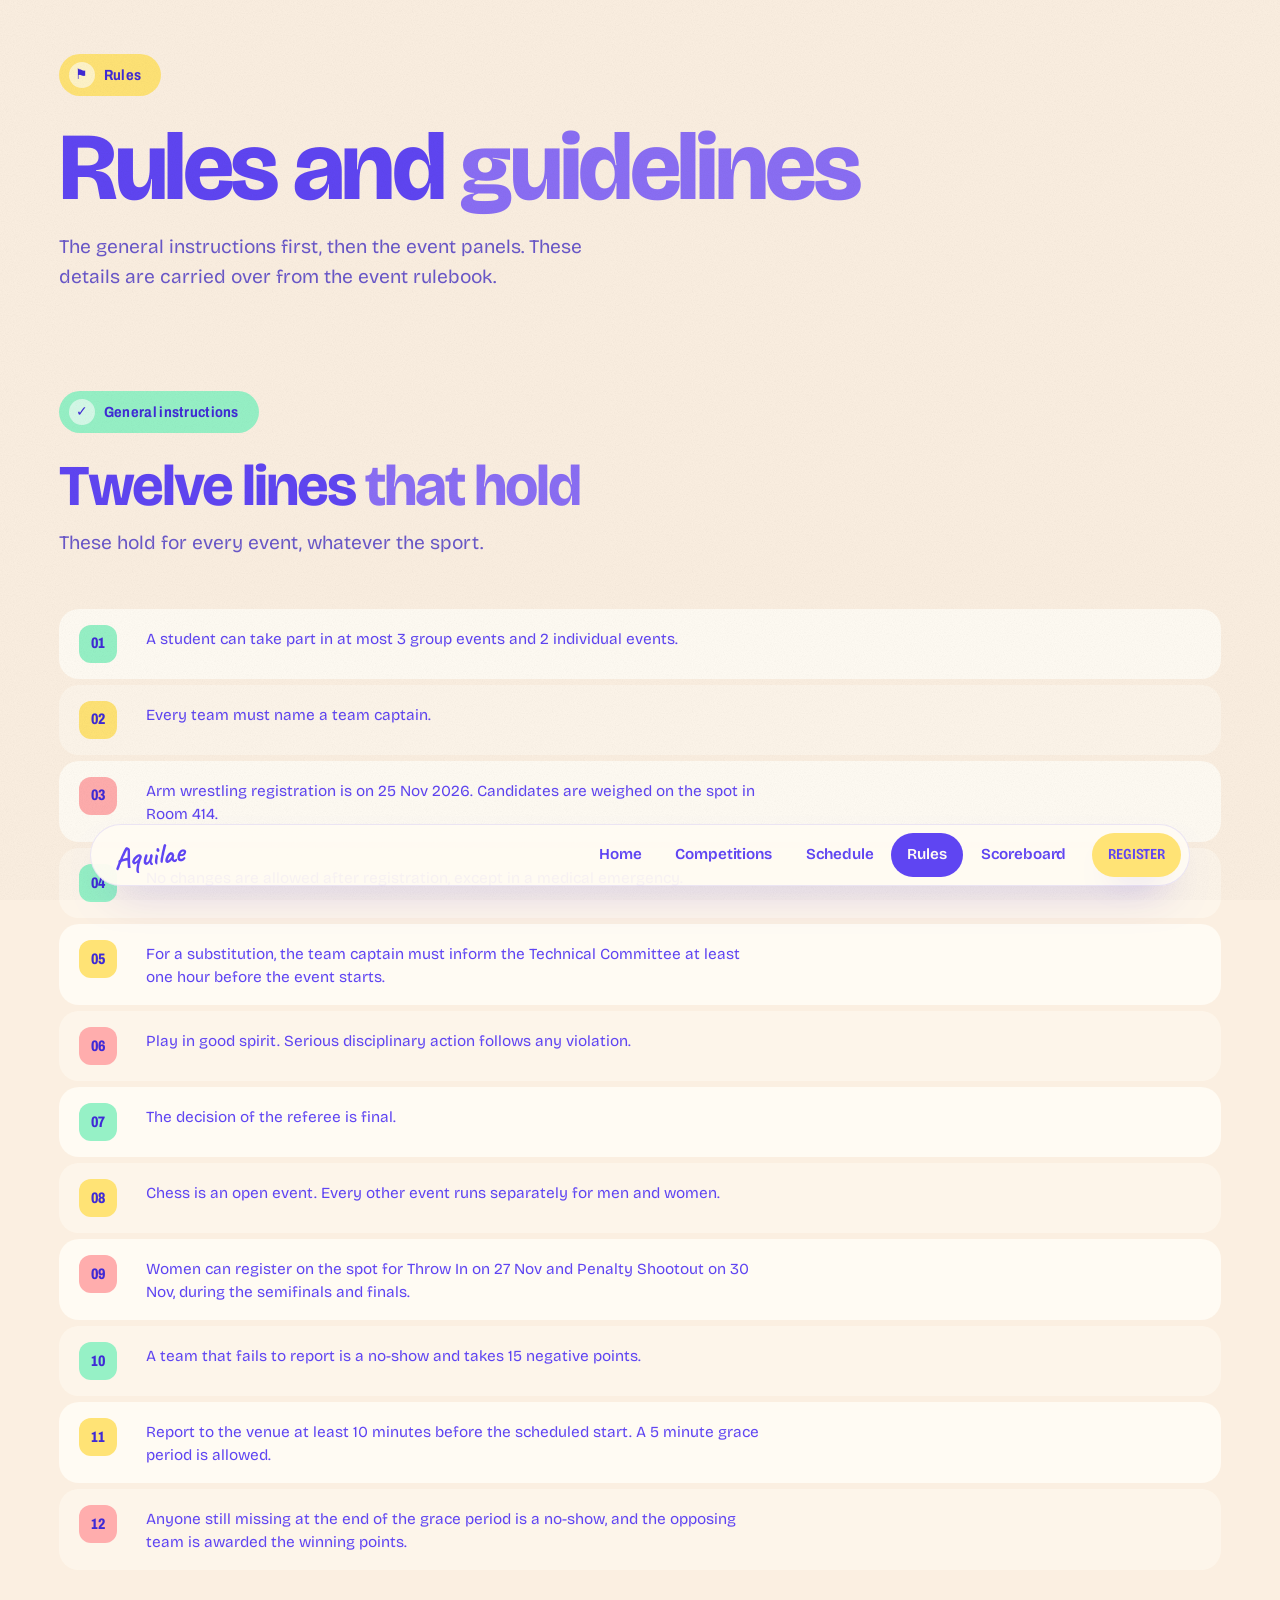
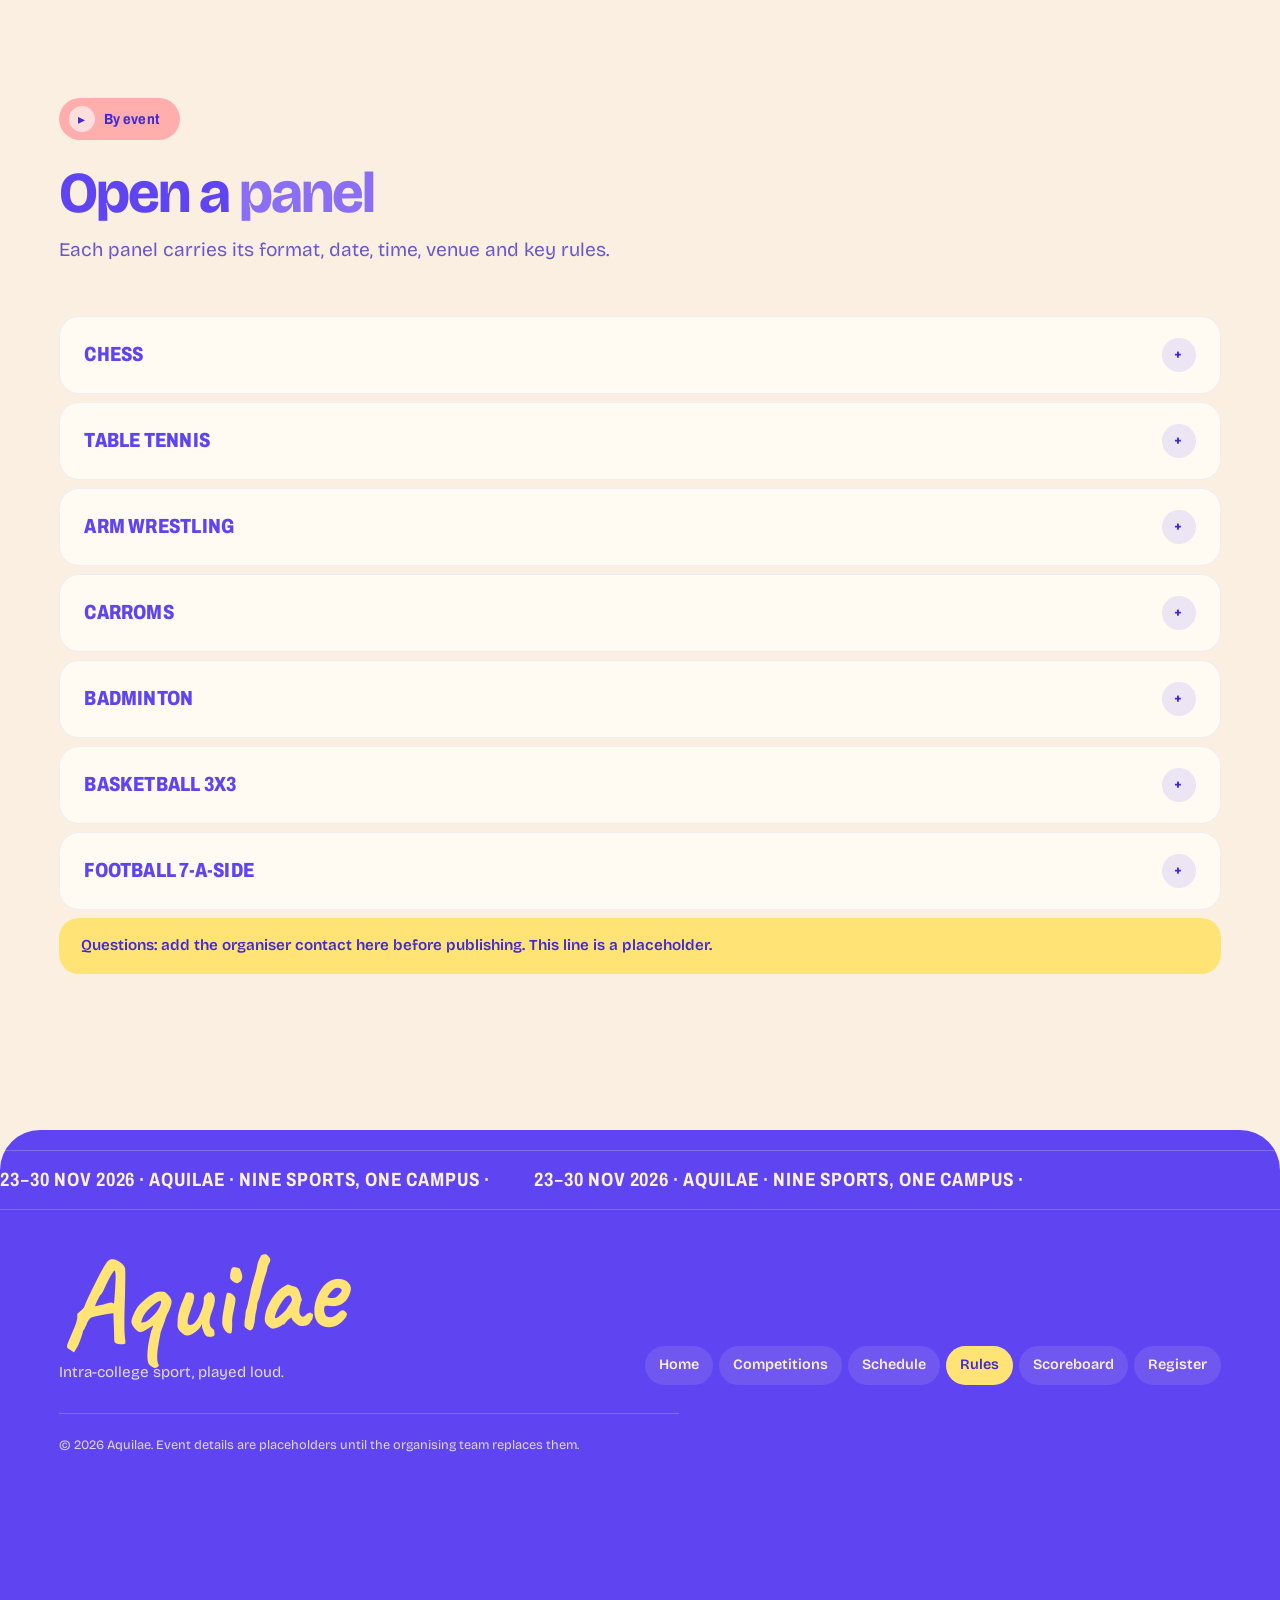
<file: rules.html>
<!DOCTYPE html>
<html lang="en">
<head>
<meta charset="utf-8">
<meta name="viewport" content="width=device-width, initial-scale=1">
<title>Rules | Aquilae</title>
<meta name="description" content="General instructions and event rules for Aquilae.">
<meta name="theme-color" content="#fbefe1">
<link rel="icon" href="data:image/svg+xml,%3Csvg xmlns='http://www.w3.org/2000/svg' viewBox='0 0 32 32'%3E%3Crect width='32' height='32' rx='9' fill='%235f45f2'/%3E%3Ctext x='16' y='23' font-family='Helvetica,Arial,sans-serif' font-size='18' font-weight='700' fill='%23fbefe1' text-anchor='middle'%3EA%3C/text%3E%3C/svg%3E">
<link rel="preconnect" href="https://fonts.googleapis.com">
<link rel="preconnect" href="https://fonts.gstatic.com" crossorigin>
<link href="https://fonts.googleapis.com/css2?family=Archivo:wdth,wght@62..125,100..900&amp;family=Bricolage+Grotesque:opsz,wdth,wght@12..96,75..100,200..800&amp;family=Caveat:wght@600;700&amp;display=swap" rel="stylesheet">
<link rel="stylesheet" href="css/style.css?v=20261124e">
<script>document.documentElement.className += " js";</script>
<script type="module" src="js/site.js?v=20261124e"></script>
</head>
<body>
<a class="skip" href="#main">Skip to content</a>
<header class="nav"><div class="nav-inner"><a class="wordmark" href="index.html" aria-label="Aquilae home">Aquilae</a><button class="nav-toggle" type="button" data-nav-toggle aria-expanded="false" aria-controls="site-nav">Menu</button><nav class="nav-links" id="site-nav" data-nav><a href="index.html">Home</a><a href="competitions.html">Competitions</a><a href="schedule.html">Schedule</a><a href="rules.html" aria-current="page">Rules</a><a href="scoreboard.html">Scoreboard</a><a class="btn btn--sm btn--sun" href="register.html">Register</a></nav></div></header>
<main id="main">
  <section class="hero hero--short">
    <div class="container">
      <span class="eyebrow eyebrow--yellow"><span class="ico">&#9873;</span> Rules</span>
      <h1>Rules and <span class="dim">guidelines</span></h1>
      <p class="lead">The general instructions first, then the event panels. These details are carried over from the event rulebook.</p>
    </div>
  </section>

  <section class="section section--tight">
    <div class="container">
      <span class="eyebrow eyebrow--mint"><span class="ico">&#10003;</span> General instructions</span>
      <div class="section-head" data-reveal><h2>Twelve lines <span class="dim">that hold</span></h2><p class="lead">These hold for every event, whatever the sport.</p></div>
      <ol class="numbered" data-reveal>
        <li data-reveal-item><p>A student can take part in at most 3 group events and 2 individual events.</p></li>
        <li data-reveal-item><p>Every team must name a team captain.</p></li>
        <li data-reveal-item><p>Arm wrestling registration is on 25 Nov 2026. Candidates are weighed on the spot in Room 414.</p></li>
        <li data-reveal-item><p>No changes are allowed after registration, except in a medical emergency.</p></li>
        <li data-reveal-item><p>For a substitution, the team captain must inform the Technical Committee at least one hour before the event starts.</p></li>
        <li data-reveal-item><p>Play in good spirit. Serious disciplinary action follows any violation.</p></li>
        <li data-reveal-item><p>The decision of the referee is final.</p></li>
        <li data-reveal-item><p>Chess is an open event. Every other event runs separately for men and women.</p></li>
        <li data-reveal-item><p>Women can register on the spot for Throw In on 27 Nov and Penalty Shootout on 30 Nov, during the semifinals and finals.</p></li>
        <li data-reveal-item><p>A team that fails to report is a no-show and takes 15 negative points.</p></li>
        <li data-reveal-item><p>Report to the venue at least 10 minutes before the scheduled start. A 5 minute grace period is allowed.</p></li>
        <li data-reveal-item><p>Anyone still missing at the end of the grace period is a no-show, and the opposing team is awarded the winning points.</p></li>
      </ol>
    </div>
  </section>

  <section class="section section--tight">
    <div class="container">
      <span class="eyebrow eyebrow--pink"><span class="ico">&#9656;</span> By event</span>
      <div class="section-head" data-reveal><h2>Open a <span class="dim">panel</span></h2><p class="lead">Each panel carries its format, date, time, venue and key rules.</p></div>

      <details data-reveal-item><summary>Chess</summary><div class="details-body"><dl class="meta-grid"><div><dt>Format</dt><dd>Individual</dd></div><div><dt>Date</dt><dd>25 and 26 Nov 2026</dd></div><div><dt>Time</dt><dd>1:45 pm</dd></div><div><dt>Venue</dt><dd>Room 301</dd></div></dl><ul class="bullets"><li>Four participants at most from each team can be registered.</li><li>Report 15 minutes before the scheduled time.</li><li>State your ranking when you register. It cannot change later.</li><li>Install a chess timer app on your phone before you arrive.</li><li>Take any issue with the game to the arbiter.</li></ul></div></details>

      <details data-reveal-item><summary>Table Tennis</summary><div class="details-body"><dl class="meta-grid"><div><dt>Format</dt><dd>Individual</dd></div><div><dt>Date</dt><dd>26 and 27 Nov 2026</dd></div><div><dt>Time</dt><dd>1:45 pm</dd></div><div><dt>Venue</dt><dd>English Lobby</dd></div></dl><ul class="bullets"><li>Two participants at most from each category and batch can take part.</li><li>Report 15 minutes before the scheduled time.</li><li>Take any issue with the game to the referee.</li></ul></div></details>

      <details data-reveal-item><summary>Arm Wrestling</summary><div class="details-body"><dl class="meta-grid"><div><dt>Format</dt><dd>Individual, separate for boys and girls</dd></div><div><dt>Date</dt><dd>26 and 27 Nov 2026</dd></div><div><dt>Time</dt><dd>1:45 pm</dd></div><div><dt>Venue</dt><dd>Main Lobby</dd></div></dl><ul class="bullets"><li>Weight categories are below 60 kg, 60 to 70 kg, 70 to 80 kg, and 80 kg and above.</li><li>Say whether you are entering with your left or right arm.</li><li>There is a risk of injury. You take part at your own risk.</li><li>Report 15 minutes before the scheduled time.</li></ul></div></details>

      <details data-reveal-item><summary>Carroms</summary><div class="details-body"><dl class="meta-grid"><div><dt>Format</dt><dd>Double</dd></div><div><dt>Date</dt><dd>25 and 26 Nov 2026</dd></div><div><dt>Time</dt><dd>1:45 pm</dd></div><div><dt>Venue</dt><dd>Rooms 211 and 209</dd></div></dl><ul class="bullets"><li>Two teams of two players at most from each category and batch can take part.</li><li>Report 15 minutes before the scheduled time.</li><li>Take any issue with the game to the referee.</li></ul></div></details>

      <details data-reveal-item><summary>Badminton</summary><div class="details-body"><dl class="meta-grid"><div><dt>Format</dt><dd>Group</dd></div><div><dt>Date</dt><dd>23 Nov onwards</dd></div><div><dt>Time</dt><dd>1:45 pm</dd></div><div><dt>Venue</dt><dd>Badminton court, 3rd floor</dd></div></dl><ul class="bullets"><li>The league runs separately for boys and girls.</li><li>At least two players per category must register. There is no maximum.</li><li>After two matches, the lowest team on the leaderboard is eliminated.</li><li>After the third round, the top four teams reach the semifinals.</li><li>Each team brings its own rackets.</li><li>Every tie is a singles and a doubles match, with reverse singles if level.</li></ul></div></details>

      <details data-reveal-item><summary>Basketball 3x3</summary><div class="details-body"><dl class="meta-grid"><div><dt>Format</dt><dd>Group</dd></div><div><dt>Date</dt><dd>26 and 27 Nov 2026</dd></div><div><dt>Time</dt><dd>2:00 pm</dd></div><div><dt>Venue</dt><dd>SH School Court</dd></div></dl><ul class="bullets"><li>One team per batch, with three players and three substitutes.</li><li>Only one sports-quota player can be on court at a time.</li><li>Qualifiers run 6 minutes. Semifinals and final run 10 minutes.</li><li>Report 15 minutes before the scheduled time.</li></ul></div></details>

      <details data-reveal-item><summary>Football 7-a-side</summary><div class="details-body"><dl class="meta-grid"><div><dt>Format</dt><dd>Group</dd></div><div><dt>Date</dt><dd>26 and 27 Nov 2026</dd></div><div><dt>Time</dt><dd>1:45 pm</dd></div><div><dt>Venue</dt><dd>SH School Ground</dd></div></dl><ul class="bullets"><li>A league in Pool A and Pool B.</li><li>One team per batch, with seven on the field and three substitutes.</li><li>Only two sports-quota players can play in a match at a time.</li><li>A win is 3 points, a draw is 1, and a loss is 0.</li><li>Qualifiers run 7 plus 7 minutes. Semifinals and final run 10 plus 10 minutes.</li><li>Report 15 minutes before the scheduled time.</li></ul></div></details>

      <div class="notice" data-reveal-item><p>Questions: add the organiser contact here before publishing. This line is a placeholder.</p></div>
    </div>
  </section>
</main>
<footer class="footer"><div class="marquee" aria-hidden="true"><div class="marquee-track"><span>23&ndash;30 Nov 2026 &middot; Aquilae &middot; Nine sports, one campus &middot;</span><span>23&ndash;30 Nov 2026 &middot; Aquilae &middot; Nine sports, one campus &middot;</span></div></div><div class="container footer-inner"><div><p class="footer-mark">Aquilae</p><p class="footer-tag">Intra-college sport, played loud.</p></div><nav class="footer-links" aria-label="Footer"><a href="index.html">Home</a><a href="competitions.html">Competitions</a><a href="schedule.html">Schedule</a><a href="rules.html" aria-current="page">Rules</a><a href="scoreboard.html">Scoreboard</a><a href="register.html">Register</a></nav></div><div class="container"><p class="footer-legal"><small>&copy; <span data-year>2026</span> Aquilae. Event details are placeholders until the organising team replaces them.</small></p></div></footer>
</body>
</html>
</file>
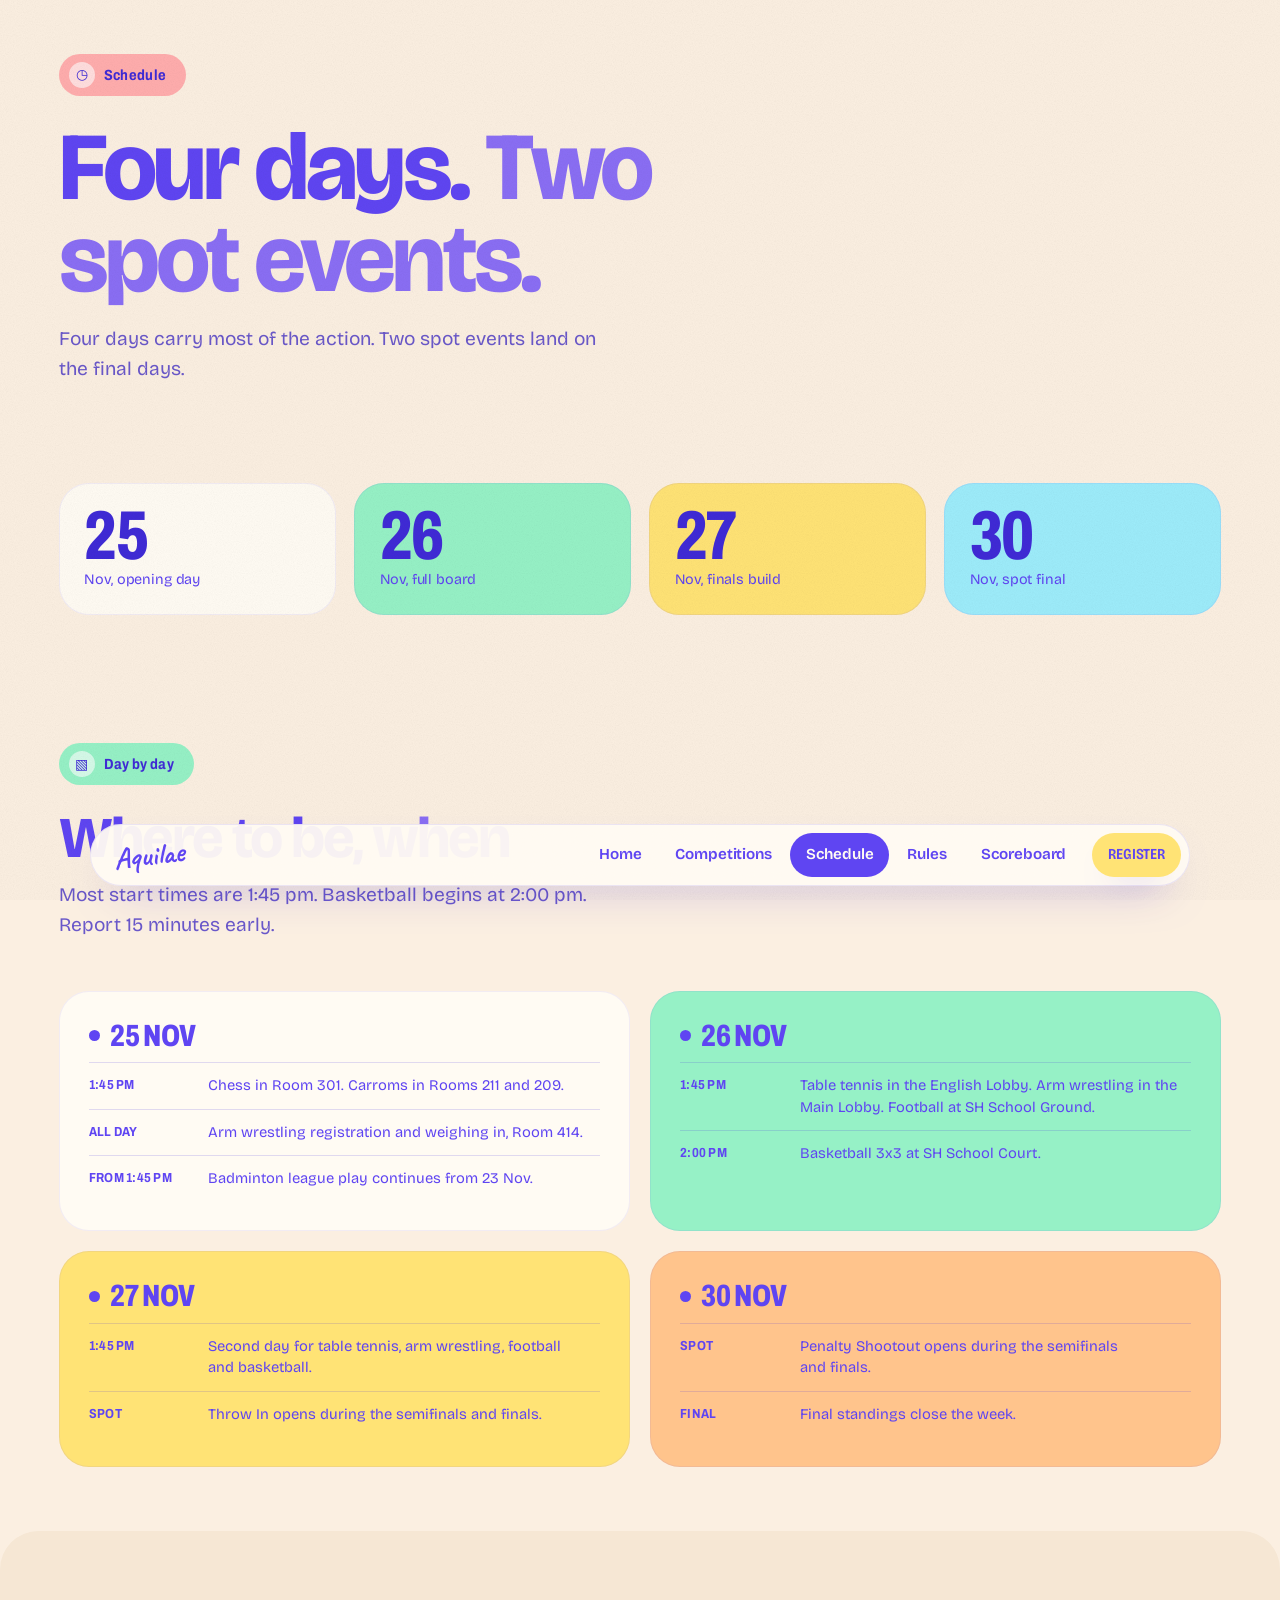
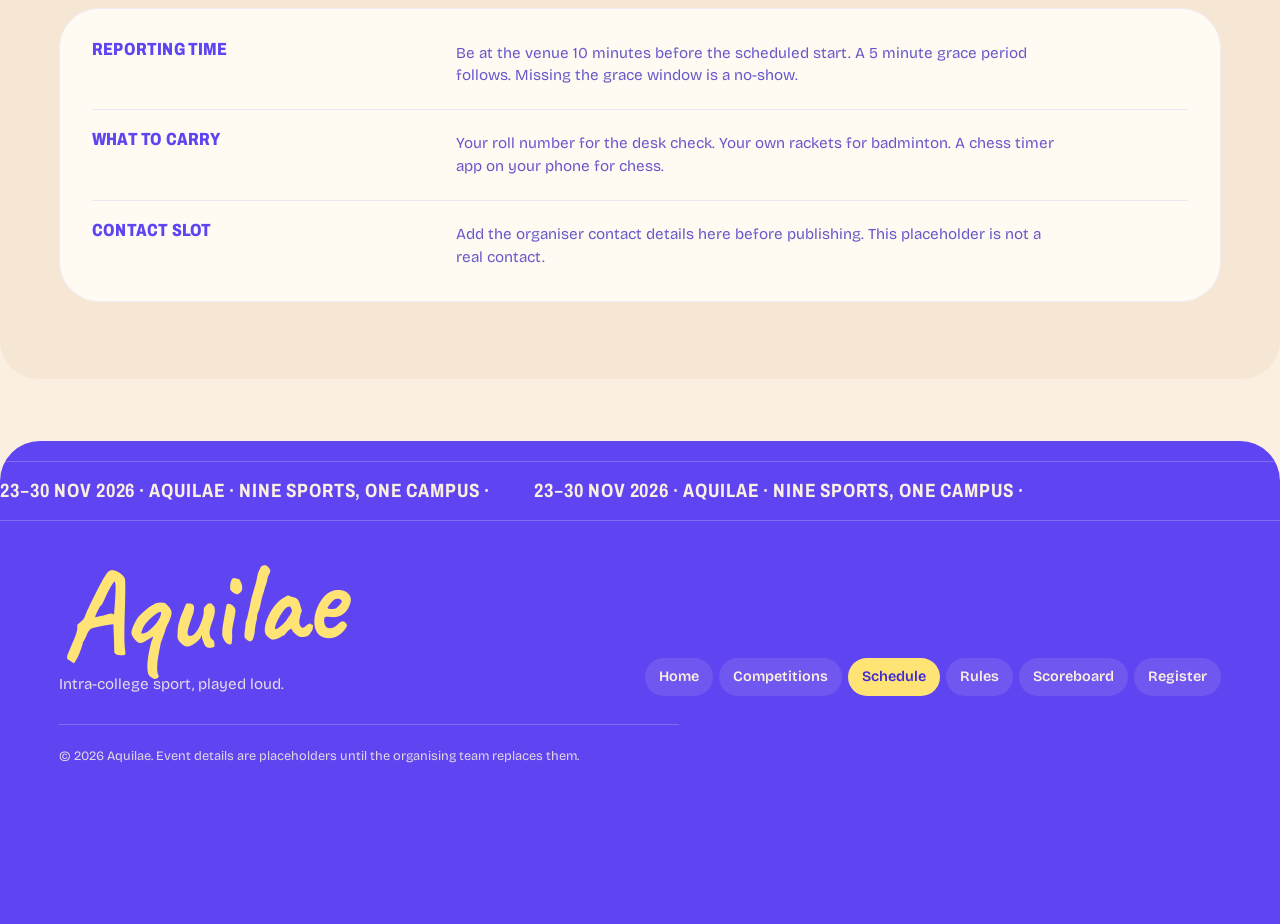
<file: schedule.html>
<!DOCTYPE html>
<html lang="en">
<head>
<meta charset="utf-8">
<meta name="viewport" content="width=device-width, initial-scale=1">
<title>Schedule | Aquilae</title>
<meta name="description" content="Dates and daily schedule for Aquilae, 23 to 30 November 2026.">
<meta name="theme-color" content="#fbefe1">
<link rel="icon" href="data:image/svg+xml,%3Csvg xmlns='http://www.w3.org/2000/svg' viewBox='0 0 32 32'%3E%3Crect width='32' height='32' rx='9' fill='%235f45f2'/%3E%3Ctext x='16' y='23' font-family='Helvetica,Arial,sans-serif' font-size='18' font-weight='700' fill='%23fbefe1' text-anchor='middle'%3EA%3C/text%3E%3C/svg%3E">
<link rel="preconnect" href="https://fonts.googleapis.com">
<link rel="preconnect" href="https://fonts.gstatic.com" crossorigin>
<link href="https://fonts.googleapis.com/css2?family=Archivo:wdth,wght@62..125,100..900&amp;family=Bricolage+Grotesque:opsz,wdth,wght@12..96,75..100,200..800&amp;family=Caveat:wght@600;700&amp;display=swap" rel="stylesheet">
<link rel="stylesheet" href="css/style.css?v=20261124e">
<script>document.documentElement.className += " js";</script>
<script type="module" src="js/site.js?v=20261124e"></script>
</head>
<body>
<a class="skip" href="#main">Skip to content</a>
<header class="nav"><div class="nav-inner"><a class="wordmark" href="index.html" aria-label="Aquilae home">Aquilae</a><button class="nav-toggle" type="button" data-nav-toggle aria-expanded="false" aria-controls="site-nav">Menu</button><nav class="nav-links" id="site-nav" data-nav><a href="index.html">Home</a><a href="competitions.html">Competitions</a><a href="schedule.html" aria-current="page">Schedule</a><a href="rules.html">Rules</a><a href="scoreboard.html">Scoreboard</a><a class="btn btn--sm btn--sun" href="register.html">Register</a></nav></div></header>
<main id="main">
  <section class="hero hero--short">
    <div class="container">
      <span class="eyebrow eyebrow--pink"><span class="ico">&#9719;</span> Schedule</span>
      <h1>Four days. <span class="dim">Two spot events.</span></h1>
      <p class="lead">Four days carry most of the action. Two spot events land on the final days.</p>
    </div>
  </section>

  <section class="section section--tight">
    <div class="container">
      <div class="figure-row" data-reveal>
        <div class="figure-cell" data-reveal-item><p class="figure">25</p><p>Nov, opening day</p></div>
        <div class="figure-cell" data-reveal-item><p class="figure">26</p><p>Nov, full board</p></div>
        <div class="figure-cell" data-reveal-item><p class="figure">27</p><p>Nov, finals build</p></div>
        <div class="figure-cell" data-reveal-item><p class="figure">30</p><p>Nov, spot final</p></div>
      </div>
    </div>
  </section>

  <section class="section section--tight">
    <div class="container">
      <span class="eyebrow eyebrow--mint"><span class="ico">&#9639;</span> Day by day</span>
      <div class="section-head" data-reveal><h2>Where to be, <span class="dim">when</span></h2><p class="lead">Most start times are 1:45 pm. Basketball begins at 2:00 pm. Report 15 minutes early.</p></div>
      <div class="schedule" data-reveal>
        <div class="day" data-reveal-item>
          <h3><time datetime="2026-11-25">25 Nov</time></h3>
          <div class="slot"><time datetime="2026-11-25T13:45">1:45 pm</time><p>Chess in Room 301. Carroms in Rooms 211 and 209.</p></div>
          <div class="slot"><time datetime="2026-11-25">All day</time><p>Arm wrestling registration and weighing in, Room 414.</p></div>
          <div class="slot"><time datetime="2026-11-25">From 1:45 pm</time><p>Badminton league play continues from 23 Nov.</p></div>
        </div>
        <div class="day" data-reveal-item>
          <h3><time datetime="2026-11-26">26 Nov</time></h3>
          <div class="slot"><time datetime="2026-11-26T13:45">1:45 pm</time><p>Table tennis in the English Lobby. Arm wrestling in the Main Lobby. Football at SH School Ground.</p></div>
          <div class="slot"><time datetime="2026-11-26T14:00">2:00 pm</time><p>Basketball 3x3 at SH School Court.</p></div>
        </div>
        <div class="day" data-reveal-item>
          <h3><time datetime="2026-11-27">27 Nov</time></h3>
          <div class="slot"><time datetime="2026-11-27T13:45">1:45 pm</time><p>Second day for table tennis, arm wrestling, football and basketball.</p></div>
          <div class="slot"><time datetime="2026-11-27">Spot</time><p>Throw In opens during the semifinals and finals.</p></div>
        </div>
        <div class="day" data-reveal-item>
          <h3><time datetime="2026-11-30">30 Nov</time></h3>
          <div class="slot"><time datetime="2026-11-30">Spot</time><p>Penalty Shootout opens during the semifinals and finals.</p></div>
          <div class="slot"><time datetime="2026-11-30">Final</time><p>Final standings close the week.</p></div>
        </div>
      </div>
    </div>
  </section>

  <section class="section section--band">
    <div class="container">
      <div class="rows" data-reveal>
        <div class="row-item" data-reveal-item><h3>Reporting time</h3><p>Be at the venue 10 minutes before the scheduled start. A 5 minute grace period follows. Missing the grace window is a no-show.</p></div>
        <div class="row-item" data-reveal-item><h3>What to carry</h3><p>Your roll number for the desk check. Your own rackets for badminton. A chess timer app on your phone for chess.</p></div>
        <div class="row-item" data-reveal-item><h3>Contact slot</h3><p>Add the organiser contact details here before publishing. This placeholder is not a real contact.</p></div>
      </div>
    </div>
  </section>
</main>
<footer class="footer"><div class="marquee" aria-hidden="true"><div class="marquee-track"><span>23&ndash;30 Nov 2026 &middot; Aquilae &middot; Nine sports, one campus &middot;</span><span>23&ndash;30 Nov 2026 &middot; Aquilae &middot; Nine sports, one campus &middot;</span></div></div><div class="container footer-inner"><div><p class="footer-mark">Aquilae</p><p class="footer-tag">Intra-college sport, played loud.</p></div><nav class="footer-links" aria-label="Footer"><a href="index.html">Home</a><a href="competitions.html">Competitions</a><a href="schedule.html" aria-current="page">Schedule</a><a href="rules.html">Rules</a><a href="scoreboard.html">Scoreboard</a><a href="register.html">Register</a></nav></div><div class="container"><p class="footer-legal"><small>&copy; <span data-year>2026</span> Aquilae. Event details are placeholders until the organising team replaces them.</small></p></div></footer>
</body>
</html>
</file>
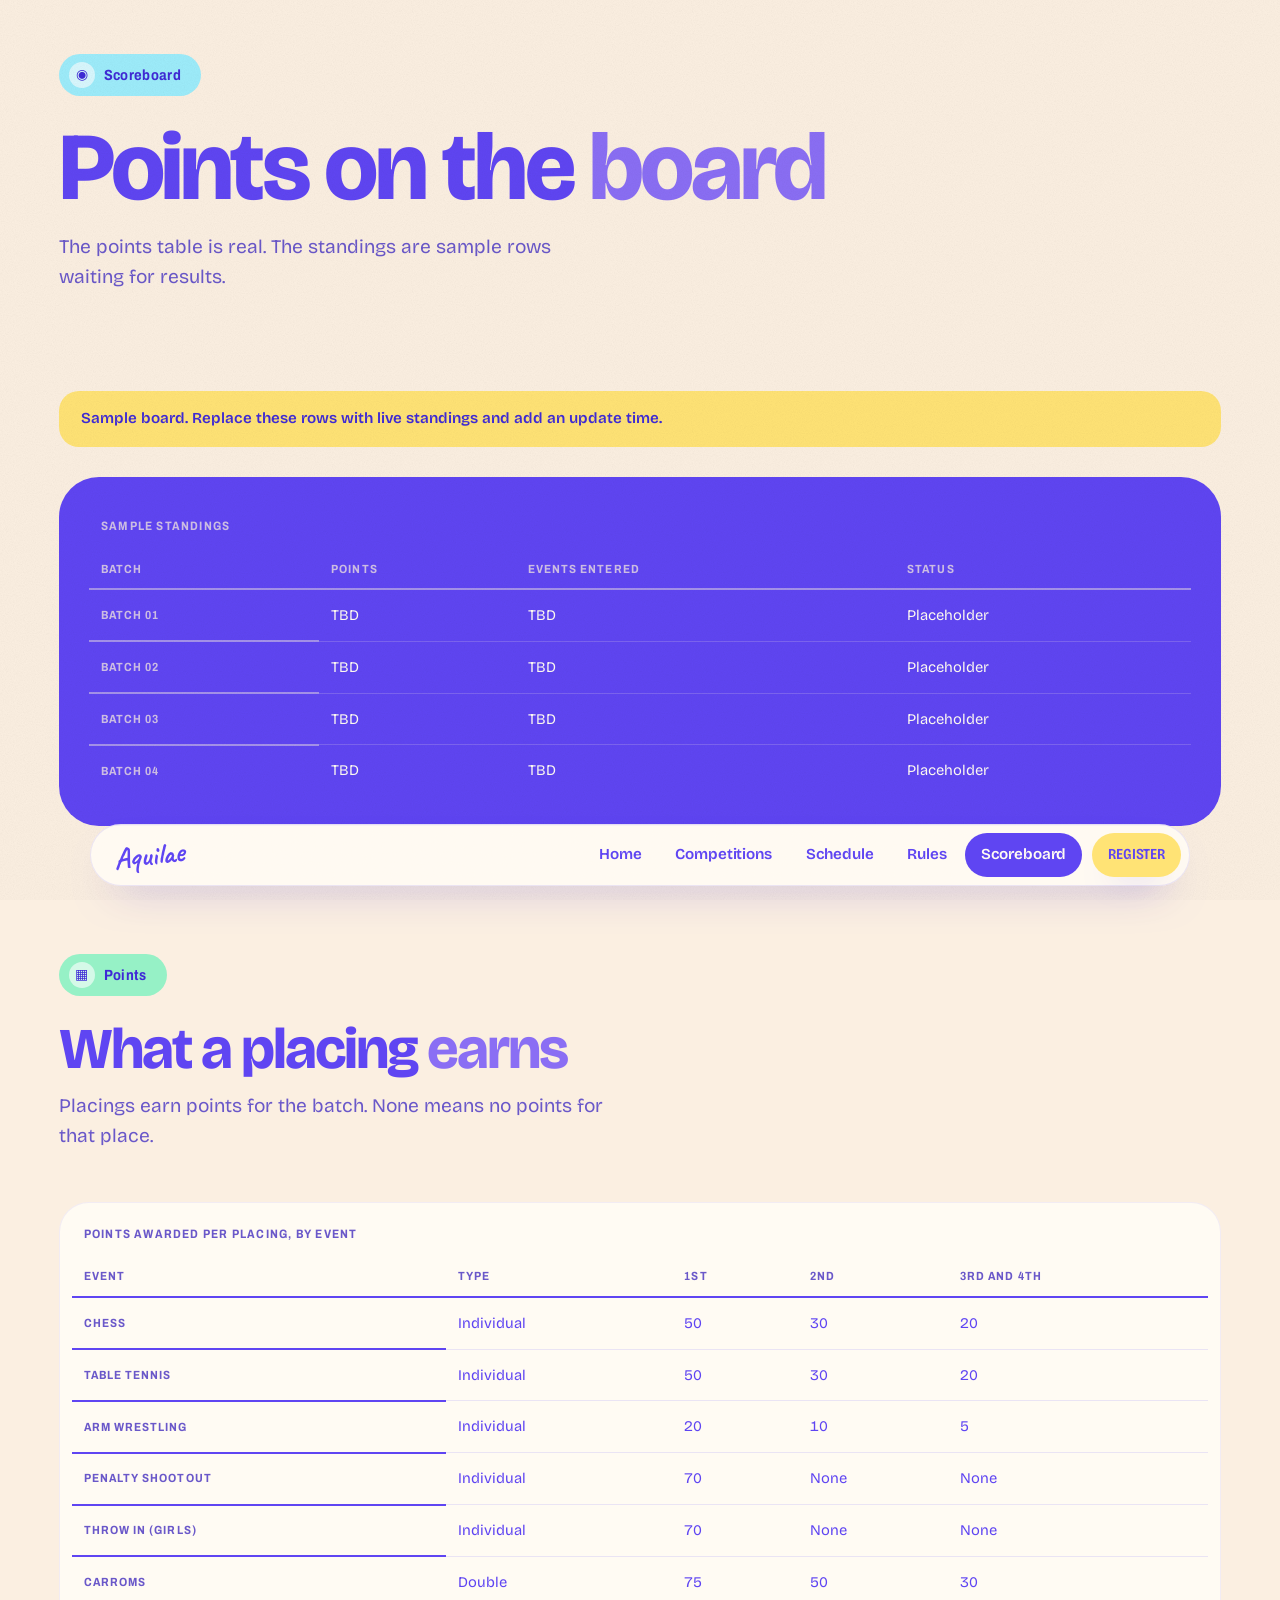
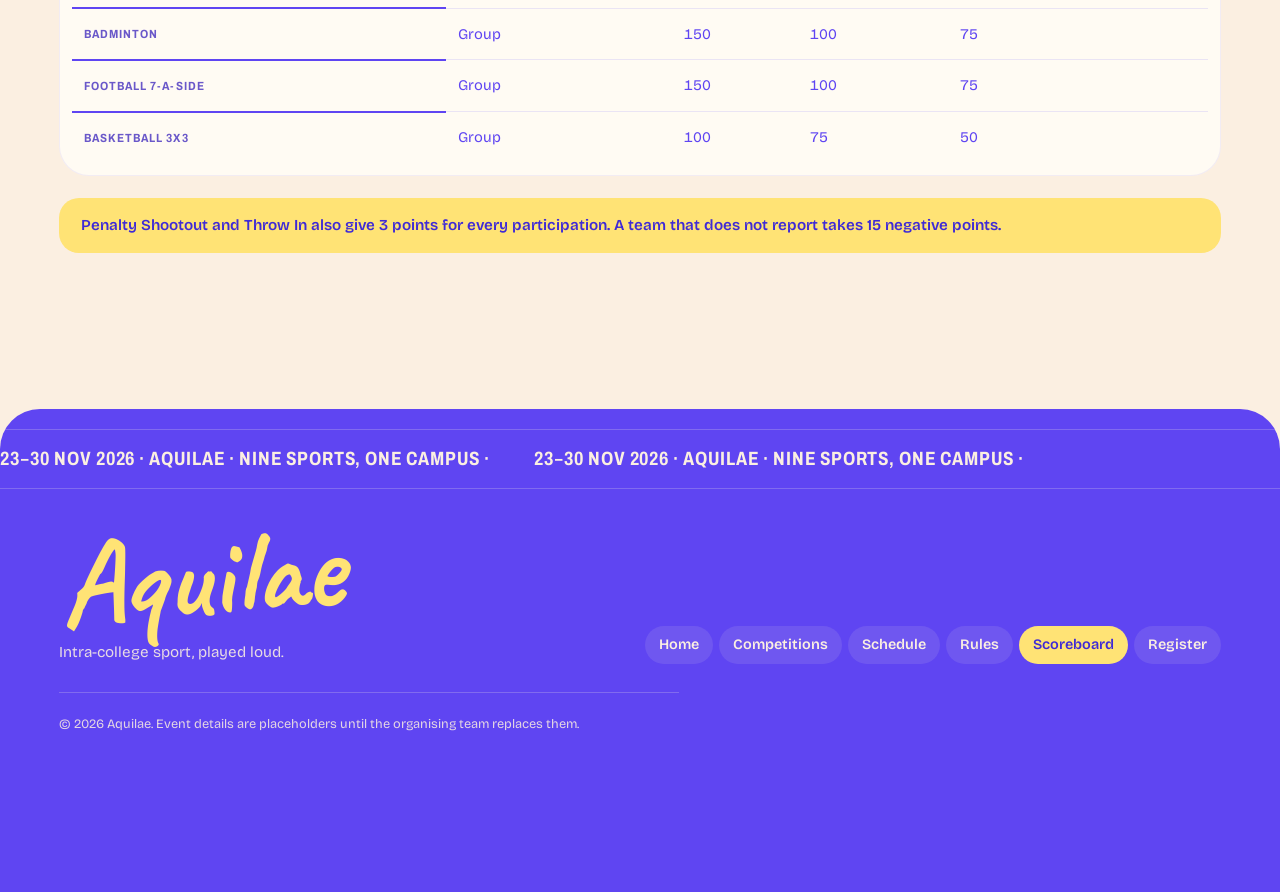
<file: scoreboard.html>
<!DOCTYPE html>
<html lang="en">
<head>
<meta charset="utf-8">
<meta name="viewport" content="width=device-width, initial-scale=1">
<title>Scoreboard | Aquilae</title>
<meta name="description" content="Aquilae points distribution and a sample scoreboard ready for live results.">
<meta name="theme-color" content="#fbefe1">
<link rel="icon" href="data:image/svg+xml,%3Csvg xmlns='http://www.w3.org/2000/svg' viewBox='0 0 32 32'%3E%3Crect width='32' height='32' rx='9' fill='%235f45f2'/%3E%3Ctext x='16' y='23' font-family='Helvetica,Arial,sans-serif' font-size='18' font-weight='700' fill='%23fbefe1' text-anchor='middle'%3EA%3C/text%3E%3C/svg%3E">
<link rel="preconnect" href="https://fonts.googleapis.com">
<link rel="preconnect" href="https://fonts.gstatic.com" crossorigin>
<link href="https://fonts.googleapis.com/css2?family=Archivo:wdth,wght@62..125,100..900&amp;family=Bricolage+Grotesque:opsz,wdth,wght@12..96,75..100,200..800&amp;family=Caveat:wght@600;700&amp;display=swap" rel="stylesheet">
<link rel="stylesheet" href="css/style.css?v=20261124e">
<script>document.documentElement.className += " js";</script>
<script type="module" src="js/site.js?v=20261124e"></script>
</head>
<body>
<a class="skip" href="#main">Skip to content</a>
<header class="nav"><div class="nav-inner"><a class="wordmark" href="index.html" aria-label="Aquilae home">Aquilae</a><button class="nav-toggle" type="button" data-nav-toggle aria-expanded="false" aria-controls="site-nav">Menu</button><nav class="nav-links" id="site-nav" data-nav><a href="index.html">Home</a><a href="competitions.html">Competitions</a><a href="schedule.html">Schedule</a><a href="rules.html">Rules</a><a href="scoreboard.html" aria-current="page">Scoreboard</a><a class="btn btn--sm btn--sun" href="register.html">Register</a></nav></div></header>
<main id="main">
  <section class="hero hero--short">
    <div class="container">
      <span class="eyebrow eyebrow--sky"><span class="ico">&#9673;</span> Scoreboard</span>
      <h1>Points on the <span class="dim">board</span></h1>
      <p class="lead">The points table is real. The standings are sample rows waiting for results.</p>
    </div>
  </section>

  <section class="section section--tight">
    <div class="container">
      <div class="notice"><p>Sample board. Replace these rows with live standings and add an update time.</p></div>
      <div class="board" data-reveal>
        <div class="table-wrap">
          <table class="table-stack"><caption>Sample standings</caption><thead><tr><th scope="col">Batch</th><th scope="col">Points</th><th scope="col">Events entered</th><th scope="col">Status</th></tr></thead><tbody>
            <tr><th scope="row">Batch 01</th><td data-label="Points">TBD</td><td data-label="Events entered">TBD</td><td data-label="Status">Placeholder</td></tr>
            <tr><th scope="row">Batch 02</th><td data-label="Points">TBD</td><td data-label="Events entered">TBD</td><td data-label="Status">Placeholder</td></tr>
            <tr><th scope="row">Batch 03</th><td data-label="Points">TBD</td><td data-label="Events entered">TBD</td><td data-label="Status">Placeholder</td></tr>
            <tr><th scope="row">Batch 04</th><td data-label="Points">TBD</td><td data-label="Events entered">TBD</td><td data-label="Status">Placeholder</td></tr>
          </tbody></table>
        </div>
      </div>
    </div>
  </section>

  <section class="section section--tight">
    <div class="container">
      <span class="eyebrow eyebrow--mint"><span class="ico">&#9638;</span> Points</span>
      <div class="section-head" data-reveal><h2>What a placing <span class="dim">earns</span></h2><p class="lead">Placings earn points for the batch. None means no points for that place.</p></div>
      <div class="table-wrap" data-reveal>
        <table class="table-stack"><caption>Points awarded per placing, by event</caption><thead><tr><th scope="col">Event</th><th scope="col">Type</th><th scope="col">1st</th><th scope="col">2nd</th><th scope="col">3rd and 4th</th></tr></thead><tbody>
          <tr><th scope="row">Chess</th><td data-label="Type">Individual</td><td data-label="1st">50</td><td data-label="2nd">30</td><td data-label="3rd and 4th">20</td></tr>
          <tr><th scope="row">Table Tennis</th><td data-label="Type">Individual</td><td data-label="1st">50</td><td data-label="2nd">30</td><td data-label="3rd and 4th">20</td></tr>
          <tr><th scope="row">Arm Wrestling</th><td data-label="Type">Individual</td><td data-label="1st">20</td><td data-label="2nd">10</td><td data-label="3rd and 4th">5</td></tr>
          <tr><th scope="row">Penalty Shootout</th><td data-label="Type">Individual</td><td data-label="1st">70</td><td data-label="2nd">None</td><td data-label="3rd and 4th">None</td></tr>
          <tr><th scope="row">Throw In (Girls)</th><td data-label="Type">Individual</td><td data-label="1st">70</td><td data-label="2nd">None</td><td data-label="3rd and 4th">None</td></tr>
          <tr><th scope="row">Carroms</th><td data-label="Type">Double</td><td data-label="1st">75</td><td data-label="2nd">50</td><td data-label="3rd and 4th">30</td></tr>
          <tr><th scope="row">Badminton</th><td data-label="Type">Group</td><td data-label="1st">150</td><td data-label="2nd">100</td><td data-label="3rd and 4th">75</td></tr>
          <tr><th scope="row">Football 7-a-side</th><td data-label="Type">Group</td><td data-label="1st">150</td><td data-label="2nd">100</td><td data-label="3rd and 4th">75</td></tr>
          <tr><th scope="row">Basketball 3x3</th><td data-label="Type">Group</td><td data-label="1st">100</td><td data-label="2nd">75</td><td data-label="3rd and 4th">50</td></tr>
        </tbody></table>
      </div>
      <div class="notice notice--gap" data-reveal-item><p>Penalty Shootout and Throw In also give 3 points for every participation. A team that does not report takes 15 negative points.</p></div>
    </div>
  </section>
</main>
<footer class="footer"><div class="marquee" aria-hidden="true"><div class="marquee-track"><span>23&ndash;30 Nov 2026 &middot; Aquilae &middot; Nine sports, one campus &middot;</span><span>23&ndash;30 Nov 2026 &middot; Aquilae &middot; Nine sports, one campus &middot;</span></div></div><div class="container footer-inner"><div><p class="footer-mark">Aquilae</p><p class="footer-tag">Intra-college sport, played loud.</p></div><nav class="footer-links" aria-label="Footer"><a href="index.html">Home</a><a href="competitions.html">Competitions</a><a href="schedule.html">Schedule</a><a href="rules.html">Rules</a><a href="scoreboard.html" aria-current="page">Scoreboard</a><a href="register.html">Register</a></nav></div><div class="container"><p class="footer-legal"><small>&copy; <span data-year>2026</span> Aquilae. Event details are placeholders until the organising team replaces them.</small></p></div></footer>
</body>
</html>
</file>
<file: css/style.css>
/* Aquilae design system
   Direction: bright editorial poster. Cream paper, electric purple ink, pastel signals,
   oversized type, pill chrome and floating cards.
   Reference: the layout language of viens-la.com. No code, asset, photograph or font from
   that site is copied; the typefaces here are open licensed substitutes.
   Type: Archivo variable (condensed labels, figures), Bricolage Grotesque (headlines),
   Caveat (wordmark and script accents).
   Motion: CSS only, plus IntersectionObserver reveals in js/site.js. No third-party scripts.
   Colour: cream #fbefe1 paper, purple #5f45f2 ink, yellow #ffe375, mint #96f1c6,
   pink #ffadad, peach #ffc48c, sky #9decfa.
   Review: colour contrast checked by hand. Purple on cream is 5.1:1; small text on pastel
   uses the deeper purple #3f2ad6. Every reveal is additive: content is visible without JS. */

:root {
  --paper: #fbefe1;
  --paper-2: #f6e7d4;
  --cream: #fffbf3;
  --purple: #5f45f2;
  --purple-deep: #3f2ad6;
  --purple-ink: #2c1c8f;
  --lilac: #8a6ef4;
  --lilac-deep: #6f52e2;
  --ink: #5f45f2;
  --ink-soft: #6a58c9;
  --yellow: #ffe375;
  --mint: #96f1c6;
  --pink: #ffadad;
  --peach: #ffc48c;
  --sky: #9decfa;

  --font-display: "Bricolage Grotesque", "Archivo", ui-sans-serif, system-ui, sans-serif;
  --font-condensed: "Archivo", "Helvetica Neue", Arial, sans-serif;
  --font-script: "Caveat", "Bradley Hand", "Segoe Script", cursive;

  --r-pill: 999px;
  --r-xl: 40px;
  --r-lg: 30px;
  --r-md: 20px;
  --r-sm: 14px;

  --gutter: clamp(18px, 4.6vw, 64px);
  --container: 1360px;
  --nav-bottom: max(14px, env(safe-area-inset-bottom, 0px));

  --shadow-soft: 0 30px 60px -42px rgba(63, 42, 214, 0.55);
  --shadow-card: 0 24px 44px -34px rgba(63, 42, 214, 0.6);
  --ease-out: cubic-bezier(0.2, 0.8, 0.2, 1);

  --dur-micro: 160ms;
  --dur-short: 280ms;
  --dur-long: 520ms;

  --z-grain: 200;
  --z-nav: 300;

  color-scheme: light;
}

*, *::before, *::after { box-sizing: border-box; }
html { overflow-x: clip; scroll-behavior: smooth; scroll-padding-bottom: 140px; -webkit-text-size-adjust: 100%; background: var(--paper); }
body {
  margin: 0;
  overflow-x: clip;
  padding-bottom: 0;
  background: var(--paper);
  color: var(--ink);
  font-family: var(--font-display);
  font-size: 1rem;
  line-height: 1.55;
  font-synthesis-weight: none;
  text-rendering: optimizeLegibility;
}
body::after {
  content: "";
  position: fixed;
  inset: 0;
  z-index: var(--z-grain);
  pointer-events: none;
  opacity: 0.22;
  mix-blend-mode: multiply;
  background-image: url("data:image/svg+xml,%3Csvg xmlns='http://www.w3.org/2000/svg' width='140' height='140'%3E%3Cfilter id='n'%3E%3CfeTurbulence type='fractalNoise' baseFrequency='0.9' numOctaves='3' stitchTiles='stitch'/%3E%3CfeColorMatrix type='saturate' values='0'/%3E%3C/filter%3E%3Crect width='140' height='140' filter='url(%23n)' opacity='0.5'/%3E%3C/svg%3E");
}

h1, h2, h3 { margin: 0; line-height: 0.96; letter-spacing: -0.035em; font-weight: 750; text-wrap: balance; }
h1 {
  font-size: clamp(2.9rem, 7.8vw, 6rem);
  max-width: 16ch;
  font-variation-settings: "opsz" 96, "wght" 760;
}
h2 {
  font-size: clamp(2.1rem, 4.8vw, 3.6rem);
  max-width: 20ch;
  font-variation-settings: "opsz" 72, "wght" 740;
}
h3 { font-size: clamp(1.2rem, 1.9vw, 1.5rem); letter-spacing: -0.02em; font-weight: 700; }
p { margin: 0 0 1rem; max-width: 62ch; text-wrap: pretty; }
p:last-child { margin-bottom: 0; }
ul, ol { margin: 0; padding: 0; list-style: none; }
a { color: inherit; }
img, svg { display: block; max-width: 100%; }
button, input, select, textarea { font: inherit; color: inherit; }
code { font-family: ui-monospace, SFMono-Regular, Menlo, monospace; font-size: 0.86em; background: rgba(95, 69, 242, 0.1); padding: 0.15em 0.4em; border-radius: 6px; }
[hidden] { display: none !important; }
::selection { background: var(--purple); color: var(--cream); }
:where(a, button, input, select, textarea, summary, [tabindex]):focus-visible {
  outline: 3px solid var(--purple-deep);
  outline-offset: 3px;
}
.footer :where(a, button):focus-visible { outline-color: var(--yellow); }

.container { width: min(calc(100% - 2 * var(--gutter)), var(--container)); margin-inline: auto; }
.skip { position: absolute; left: -9999px; }
.skip:focus {
  left: var(--gutter);
  top: 16px;
  z-index: 400;
  padding: 12px 22px;
  border-radius: var(--r-pill);
  background: var(--purple);
  color: var(--cream);
  text-decoration: none;
  font-family: var(--font-condensed);
  font-weight: 700;
  text-transform: uppercase;
  letter-spacing: 0.05em;
}

/* ---------- Navigation: floating pill, bottom of the viewport ---------- */
.nav {
  position: fixed;
  left: 50%;
  bottom: var(--nav-bottom);
  z-index: var(--z-nav);
  width: min(1100px, calc(100% - 28px));
  transform: translateX(-50%);
}
.nav-inner {
  position: relative;
  display: flex;
  align-items: center;
  gap: 16px;
  padding: 9px 9px 9px 24px;
  border-radius: var(--r-pill);
  background: color-mix(in srgb, var(--cream) 95%, transparent);
  box-shadow: 0 20px 45px -26px rgba(63, 42, 214, 0.65), inset 0 0 0 1px rgba(95, 69, 242, 0.12);
}
.wordmark {
  margin-right: auto;
  font-family: var(--font-script);
  font-size: 1.85rem;
  font-weight: 700;
  line-height: 1;
  color: var(--purple);
  text-decoration: none;
  transform: rotate(-6deg);
  translate: 0 1px;
}
.nav-toggle {
  display: none;
  align-items: center;
  justify-content: center;
  min-height: 46px;
  padding: 0 20px;
  border: 0;
  border-radius: var(--r-pill);
  background: var(--purple);
  color: var(--cream);
  font-family: var(--font-condensed);
  font-size: 0.92rem;
  font-weight: 700;
  letter-spacing: 0.05em;
  text-transform: uppercase;
  cursor: pointer;
}
.nav-links { display: flex; align-items: center; gap: 2px; }
.nav-links a {
  display: inline-flex;
  align-items: center;
  min-height: 44px;
  padding: 0 16px;
  border-radius: var(--r-pill);
  font-family: var(--font-display);
  font-size: 0.95rem;
  font-weight: 620;
  letter-spacing: -0.01em;
  color: var(--purple);
  text-decoration: none;
  white-space: nowrap;
  transition: background-color var(--dur-micro) var(--ease-out), color var(--dur-micro) var(--ease-out);
}
.nav-links a:hover { background: rgba(95, 69, 242, 0.1); }
.nav-links a[aria-current="page"] { background: var(--purple); color: var(--cream); }
.nav-links a.btn { margin-left: 8px; }

/* ---------- Buttons ---------- */
.btn {
  display: inline-flex;
  align-items: center;
  justify-content: center;
  gap: 0.6em;
  min-height: 54px;
  padding: 0 30px;
  border: 0;
  border-radius: var(--r-pill);
  background: var(--purple);
  color: var(--cream);
  font-family: var(--font-condensed);
  font-stretch: 82%;
  font-size: 1rem;
  font-weight: 800;
  letter-spacing: 0.04em;
  text-transform: uppercase;
  text-decoration: none;
  white-space: nowrap;
  cursor: pointer;
  box-shadow: 0 16px 30px -18px rgba(63, 42, 214, 0.85);
  transition: transform var(--dur-short) var(--ease-out), background-color var(--dur-micro) var(--ease-out), box-shadow var(--dur-short) var(--ease-out), color var(--dur-micro) var(--ease-out);
}
.btn:hover { transform: translateY(-3px); box-shadow: 0 22px 36px -18px rgba(63, 42, 214, 0.85); }
.btn:active { transform: translateY(0) scale(0.985); }
.btn--sun { background: var(--yellow); color: var(--purple-deep); box-shadow: 0 16px 30px -20px rgba(63, 42, 214, 0.6); }
.btn--sun:hover { background: #ffdd55; }
.btn--secondary { background: transparent; color: var(--purple); box-shadow: inset 0 0 0 2px currentColor; }
.btn--secondary:hover { background: rgba(95, 69, 242, 0.08); box-shadow: inset 0 0 0 2px currentColor; }
.btn--sm { min-height: 46px; padding: 0 22px; font-size: 0.9rem; }
.btn:disabled { opacity: 0.5; cursor: not-allowed; transform: none; }
.btn + .btn { margin-left: 0; }

/* ---------- Type helpers ---------- */
.lead { font-size: clamp(1.02rem, 1.5vw, 1.24rem); line-height: 1.55; color: var(--ink-soft); max-width: 46ch; }
.dim { color: var(--lilac); }
.mark {
  display: inline;
  padding: 0.02em 0.16em 0.08em;
  border-radius: 0.18em;
  background: var(--yellow);
  color: var(--purple-deep);
  -webkit-box-decoration-break: clone;
  box-decoration-break: clone;
}
.mark--mint { background: var(--mint); }
.mark--pink { background: var(--pink); }
.mark--sky { background: var(--sky); }
.eyebrow {
  display: inline-flex;
  align-items: center;
  gap: 9px;
  margin-bottom: clamp(16px, 2vw, 26px);
  padding: 8px 20px 8px 10px;
  border-radius: var(--r-pill);
  background: var(--peach);
  color: var(--purple-deep);
  font-family: var(--font-condensed);
  font-stretch: 86%;
  font-size: 0.92rem;
  font-weight: 700;
  letter-spacing: 0.02em;
}
.eyebrow--mint { background: var(--mint); }
.eyebrow--pink { background: var(--pink); }
.eyebrow--sky { background: var(--sky); }
.eyebrow--yellow { background: var(--yellow); }
.eyebrow .ico {
  display: grid;
  place-items: center;
  width: 26px;
  height: 26px;
  border-radius: 50%;
  background: rgba(255, 255, 255, 0.6);
  font-size: 0.85rem;
  line-height: 1;
}
.dateline {
  display: inline-flex;
  align-items: center;
  margin-bottom: clamp(14px, 2vw, 22px);
  padding: 8px 18px;
  border-radius: var(--r-pill);
  background: var(--mint);
  color: var(--purple-deep);
  font-family: var(--font-condensed);
  font-stretch: 86%;
  font-size: 0.9rem;
  font-weight: 700;
  letter-spacing: 0.03em;
  text-transform: uppercase;
}

/* ---------- Hero ---------- */
.hero {
  display: flex;
  flex-direction: column;
  justify-content: space-between;
  gap: clamp(16px, 2.4vh, 30px);
  min-height: min(100svh, 1000px);
  padding-block: clamp(22px, 3.6vh, 42px) clamp(104px, 13vh, 152px);
}
.hero-top { display: flex; align-items: flex-start; justify-content: space-between; gap: 24px; }
.hero-note { max-width: 24ch; margin: 0; font-size: clamp(0.98rem, 1.05vw, 1.12rem); line-height: 1.45; letter-spacing: -0.01em; color: var(--purple); }
.hero-note strong { font-weight: 750; }
.hero-word { position: relative; display: grid; place-items: center; padding-block: clamp(4px, 1.6vh, 20px); }
.hero-script {
  margin: 0;
  font-family: var(--font-script);
  font-size: clamp(4.8rem, 23vw, 20rem);
  font-weight: 700;
  line-height: 0.82;
  letter-spacing: -0.02em;
  color: var(--purple);
  transform: rotate(-3.5deg);
  translate: 0 -2%;
  max-width: none;
}
.sticker {
  position: absolute;
  right: clamp(-6px, 4vw, 60px);
  top: clamp(-10px, 0.6vw, 10px);
  z-index: 2;
  display: grid;
  place-items: center;
  width: clamp(86px, 11.5vw, 138px);
  aspect-ratio: 1;
  background: var(--cream);
  color: var(--purple-deep);
  font-family: var(--font-condensed);
  font-stretch: 78%;
  font-weight: 800;
  font-size: clamp(0.66rem, 0.95vw, 0.9rem);
  line-height: 1.05;
  letter-spacing: 0.04em;
  text-align: center;
  text-transform: uppercase;
  transform: rotate(9deg);
  clip-path: polygon(50% 0%, 57.9% 5.19%, 67.1% 3.02%, 72.75% 10.6%, 82.14% 11.7%, 84.86% 20.75%, 93.3% 25%, 92.76% 34.44%, 99.24% 41.32%, 95.5% 50%, 99.24% 58.68%, 92.76% 65.56%, 93.3% 75%, 84.86% 79.25%, 82.14% 88.3%, 72.75% 89.4%, 67.1% 96.98%, 57.9% 94.81%, 50% 100%, 42.1% 94.81%, 32.9% 96.98%, 27.25% 89.4%, 17.86% 88.3%, 15.14% 79.25%, 6.7% 75%, 7.24% 65.56%, 0.76% 58.68%, 4.5% 50%, 0.76% 41.32%, 7.24% 34.44%, 6.7% 25%, 15.14% 20.75%, 17.86% 11.7%, 27.25% 10.6%, 32.9% 3.02%, 42.1% 5.19%);
  filter: drop-shadow(0 14px 18px rgba(63, 42, 214, 0.16));
}
.hero-foot { display: grid; grid-template-columns: minmax(0, 1.06fr) minmax(0, 0.94fr); gap: clamp(22px, 4vw, 56px); align-items: end; }
.statement {
  margin: 0;
  font-family: var(--font-display);
  font-size: clamp(1.95rem, 4.5vw, 3.5rem);
  font-weight: 700;
  font-variation-settings: "opsz" 84, "wght" 720;
  line-height: 0.98;
  letter-spacing: -0.04em;
  max-width: 16ch;
}
.hero-actions { display: flex; flex-wrap: wrap; gap: 12px; margin-top: 22px; }
.hero--short { min-height: 0; justify-content: flex-start; padding-block: clamp(32px, 6vh, 74px) clamp(20px, 3vw, 36px); }
.hero--short h1 { max-width: 17ch; }
.hero--short .lead { margin-top: 18px; }

/* ---------- Screen card ---------- */
.screen {
  padding: clamp(16px, 1.9vw, 24px);
  border-radius: var(--r-lg);
  background: var(--cream);
  box-shadow: var(--shadow-card), inset 0 0 0 1px rgba(95, 69, 242, 0.08);
}
.screen-head { display: flex; align-items: center; justify-content: space-between; gap: 12px; margin-bottom: 14px; }
.screen-title {
  margin: 0;
  font-family: var(--font-condensed);
  font-stretch: 80%;
  font-weight: 800;
  font-size: 0.78rem;
  letter-spacing: 0.12em;
  text-transform: uppercase;
  color: var(--ink-soft);
}
.screen-live {
  margin: 0;
  padding: 5px 12px;
  border-radius: var(--r-pill);
  background: var(--purple);
  color: var(--cream);
  font-family: var(--font-condensed);
  font-size: 0.7rem;
  font-weight: 700;
  letter-spacing: 0.08em;
  text-transform: uppercase;
}
.fixture-rows { display: grid; gap: 3px; }
.fixture-row {
  display: grid;
  grid-template-columns: minmax(0, 1.15fr) auto auto;
  gap: 12px;
  align-items: center;
  padding: 11px 13px;
  border-radius: var(--r-sm);
  background: var(--paper);
  font-size: 0.875rem;
  letter-spacing: -0.01em;
  transition: background-color var(--dur-micro) var(--ease-out), color var(--dur-micro) var(--ease-out);
}
.fixture-row:hover, .fixture-row[aria-current="true"] { background: var(--purple); color: var(--cream); }
.fixture-date { font-family: var(--font-condensed); font-stretch: 84%; font-weight: 700; font-size: 0.8rem; }
a.fixture-row { text-decoration: none; color: inherit; }
.unit { font-size: 0.76rem; color: var(--ink-soft); }
.fixture-row:hover .unit, .fixture-row[aria-current="true"] .unit { color: rgba(251, 239, 225, 0.78); }

/* ---------- Ticker ---------- */
.ticker {
  overflow: hidden;
  margin-block: clamp(26px, 4.5vw, 56px);
  padding-block: 14px;
  background: var(--purple);
  color: var(--paper);
  transform: rotate(-1.2deg) scale(1.03);
}
.marquee { overflow: hidden; }
.marquee-track { display: flex; width: max-content; animation: ticker 34s linear infinite; }
.marquee-track span {
  margin-right: clamp(22px, 3.6vw, 44px);
  white-space: nowrap;
  font-family: var(--font-condensed);
  font-stretch: 78%;
  font-size: clamp(1rem, 1.7vw, 1.4rem);
  font-weight: 700;
  letter-spacing: 0.05em;
  text-transform: uppercase;
}
.marquee:hover .marquee-track { animation-play-state: paused; }
@keyframes ticker { from { transform: translateX(0); } to { transform: translateX(-50%); } }

/* ---------- Sections ---------- */
.section { padding-block: clamp(46px, 7.5vw, 118px); }
.section--tight { padding-block: clamp(34px, 5vw, 76px); }
.section--band { padding-block: clamp(40px, 6vw, 88px); background: var(--paper-2); border-radius: clamp(24px, 3vw, 44px); }
.section-head { display: grid; gap: 14px; margin-bottom: clamp(28px, 4vw, 52px); }
.section-head .lead { margin: 0; }
.rule-top { margin-top: clamp(24px, 3vw, 36px); }
.rule-top .btn { }

/* ---------- Event cards ---------- */
.event-grid { display: grid; grid-template-columns: repeat(2, minmax(0, 1fr)); gap: clamp(14px, 1.8vw, 22px); }
.event-card {
  position: relative;
  display: flex;
  flex-direction: column;
  gap: 4px;
  min-height: clamp(210px, 24vw, 300px);
  padding: clamp(20px, 2.4vw, 30px);
  border-radius: var(--r-lg);
  background: var(--yellow);
  color: var(--purple-deep);
  text-decoration: none;
  isolation: isolate;
  overflow: hidden;
  box-shadow: inset 0 0 0 1px rgba(63, 42, 214, 0.08);
  transition: transform var(--dur-long) var(--ease-out), box-shadow var(--dur-long) var(--ease-out);
}
.event-card::before {
  content: attr(data-mark);
  position: absolute;
  right: -0.06em;
  bottom: -0.34em;
  z-index: -1;
  font-family: var(--font-condensed);
  font-stretch: 72%;
  font-size: clamp(9rem, 18vw, 15rem);
  font-weight: 800;
  line-height: 0.72;
  letter-spacing: -0.06em;
  color: rgba(255, 251, 243, 0.42);
  pointer-events: none;
}
.event-card--mint { background: var(--mint); }
.event-card--pink { background: var(--pink); }
.event-card--sky { background: var(--sky); }
.event-card--peach { background: var(--peach); }
.event-card--purple { background: var(--purple); color: var(--cream); }
.event-card--purple::before { color: rgba(255, 251, 243, 0.16); }
.event-card:hover { transform: translateY(-6px) rotate(-0.7deg); box-shadow: var(--shadow-card), inset 0 0 0 1px rgba(63, 42, 214, 0.08); }
.event-card .event-num {
  font-family: var(--font-condensed);
  font-stretch: 86%;
  font-size: 0.82rem;
  font-weight: 700;
  letter-spacing: 0.14em;
  opacity: 0.7;
}
.event-card .event-name {
  margin-top: auto;
  font-family: var(--font-condensed);
  font-stretch: 74%;
  font-size: clamp(2rem, 4.4vw, 3.5rem);
  font-weight: 800;
  line-height: 0.88;
  letter-spacing: -0.01em;
  text-transform: uppercase;
}
.event-meta { margin: 10px 0 0; font-size: 0.9rem; line-height: 1.4; opacity: 0.82; max-width: 26ch; }
.event-tag {
  align-self: flex-start;
  margin-top: 12px;
  padding: 6px 14px;
  border-radius: var(--r-pill);
  background: rgba(255, 251, 243, 0.75);
  font-family: var(--font-condensed);
  font-stretch: 86%;
  font-size: 0.72rem;
  font-weight: 700;
  letter-spacing: 0.08em;
  text-transform: uppercase;
}
.event-card--purple .event-tag { background: rgba(255, 251, 243, 0.16); color: var(--cream); }
.event-card--link { justify-content: space-between; }
.event-card--link .event-name { margin-top: 0; font-size: clamp(1.5rem, 2.6vw, 2.1rem); }
.arrow { display: inline-block; font-family: var(--font-display); font-size: 1.4em; transition: transform var(--dur-short) var(--ease-out); }
.event-card:hover .arrow { transform: translateX(5px); }

/* ---------- Figures ---------- */
.figure-row { display: grid; grid-template-columns: repeat(4, minmax(0, 1fr)); gap: clamp(10px, 1.4vw, 18px); }
.figure-cell {
  display: grid;
  gap: 6px;
  align-content: start;
  padding: clamp(16px, 2vw, 26px);
  border-radius: var(--r-lg);
  background: var(--cream);
  box-shadow: inset 0 0 0 1px rgba(95, 69, 242, 0.08);
}
.figure-cell:nth-child(2) { background: var(--mint); }
.figure-cell:nth-child(3) { background: var(--yellow); }
.figure-cell:nth-child(4) { background: var(--sky); }
.figure {
  margin: 0;
  font-family: var(--font-condensed);
  font-stretch: 72%;
  font-size: clamp(2.8rem, 5.4vw, 4.6rem);
  font-weight: 800;
  line-height: 0.8;
  letter-spacing: -0.02em;
  color: var(--purple-deep);
}
.figure-cell p:last-child { margin: 0; font-size: 0.9rem; line-height: 1.35; letter-spacing: -0.01em; }

/* ---------- Index list ---------- */
.index-list { border-radius: var(--r-xl); background: var(--cream); padding: 6px clamp(12px, 2vw, 26px); box-shadow: inset 0 0 0 1px rgba(95, 69, 242, 0.08); }
.index-row {
  display: grid;
  grid-template-columns: minmax(0, 2.1fr) minmax(0, 1.9fr) minmax(0, 1.6fr) auto;
  gap: clamp(12px, 2vw, 24px);
  align-items: center;
  padding: 20px 14px;
  border-bottom: 1px solid rgba(95, 69, 242, 0.13);
  border-radius: var(--r-md);
  transition: background-color var(--dur-short) var(--ease-out), color var(--dur-short) var(--ease-out), padding var(--dur-short) var(--ease-out);
}
.index-row:last-child { border-bottom: 0; }
.index-row:hover { background: var(--purple); color: var(--cream); padding-inline: 22px; }
.index-row h3 {
  font-family: var(--font-condensed);
  font-stretch: 76%;
  font-size: clamp(1.25rem, 2.1vw, 1.85rem);
  font-weight: 800;
  text-transform: uppercase;
  letter-spacing: 0;
  line-height: 1;
}
.index-row .meta { margin: 0; font-size: 0.9rem; line-height: 1.4; color: var(--ink-soft); }
.index-row:hover .meta { color: rgba(251, 239, 225, 0.82); }
.status {
  justify-self: start;
  padding: 6px 14px;
  border-radius: var(--r-pill);
  font-family: var(--font-condensed);
  font-stretch: 86%;
  font-size: 0.72rem;
  font-weight: 700;
  letter-spacing: 0.07em;
  text-transform: uppercase;
  white-space: nowrap;
}
.status--open { background: var(--mint); color: var(--purple-deep); }
.status--spot { background: var(--yellow); color: var(--purple-deep); }
.status--closed { background: rgba(95, 69, 242, 0.14); color: var(--ink-soft); }
.index-row:hover .status { background: var(--cream); color: var(--purple-deep); }

/* ---------- Bento tiles ---------- */
.bento { display: grid; grid-template-columns: repeat(3, minmax(0, 1fr)); gap: clamp(12px, 1.6vw, 20px); }
.tile {
  display: flex;
  flex-direction: column;
  justify-content: space-between;
  gap: 12px;
  min-height: 210px;
  padding: clamp(20px, 2.2vw, 28px);
  border-radius: var(--r-lg);
  background: var(--cream);
  box-shadow: inset 0 0 0 1px rgba(95, 69, 242, 0.08);
}
.tile h3 {
  font-family: var(--font-condensed);
  font-stretch: 76%;
  font-size: clamp(1.4rem, 2.2vw, 1.9rem);
  font-weight: 800;
  text-transform: uppercase;
  letter-spacing: -0.01em;
}
.tile p { font-size: 0.95rem; line-height: 1.5; color: inherit; opacity: 0.85; max-width: 34ch; }
.tile--lead { background: var(--yellow); color: var(--purple-deep); }
.tile--gold { background: var(--mint); color: var(--purple-deep); }
.tile--wide { background: var(--sky); color: var(--purple-deep); }
.tile--purple { background: var(--purple); color: var(--cream); }

/* ---------- Schedule ---------- */
.schedule { display: grid; grid-template-columns: repeat(2, minmax(0, 1fr)); gap: clamp(12px, 1.6vw, 20px); }
.day {
  padding: clamp(20px, 2.4vw, 30px);
  border-radius: var(--r-lg);
  background: var(--cream);
  box-shadow: inset 0 0 0 1px rgba(95, 69, 242, 0.08);
}
.day:nth-child(2) { background: var(--mint); }
.day:nth-child(3) { background: var(--yellow); }
.day:nth-child(4) { background: var(--peach); }
.day h3 {
  display: flex;
  align-items: center;
  gap: 10px;
  margin-bottom: 12px;
  font-family: var(--font-condensed);
  font-stretch: 74%;
  font-size: clamp(1.5rem, 2.4vw, 2.1rem);
  font-weight: 800;
  text-transform: uppercase;
  letter-spacing: -0.01em;
}
.day h3::before { content: ""; width: 11px; height: 11px; border-radius: 50%; background: var(--purple); }
.slot { display: grid; grid-template-columns: 6.6rem minmax(0, 1fr); gap: 14px; padding-block: 12px; border-top: 1px solid rgba(63, 42, 214, 0.16); }
.slot time {
  font-family: var(--font-condensed);
  font-stretch: 84%;
  font-weight: 700;
  font-size: 0.82rem;
  letter-spacing: 0.02em;
  text-transform: uppercase;
}
.slot p { margin: 0; font-size: 0.92rem; line-height: 1.45; }

/* ---------- Rows ---------- */
.rows { border-radius: var(--r-xl); background: var(--cream); padding: clamp(6px, 1vw, 12px) clamp(18px, 2.6vw, 34px); box-shadow: inset 0 0 0 1px rgba(95, 69, 242, 0.08); }
.row-item { display: grid; grid-template-columns: minmax(0, 0.8fr) minmax(0, 1.8fr); gap: clamp(14px, 3vw, 44px); padding-block: 22px; border-bottom: 1px solid rgba(95, 69, 242, 0.13); }
.row-item:last-child { border-bottom: 0; }
.row-item h3 {
  font-family: var(--font-condensed);
  font-stretch: 78%;
  font-size: 1.1rem;
  font-weight: 800;
  text-transform: uppercase;
  letter-spacing: 0.01em;
}
.row-item p { margin: 0; font-size: 0.95rem; line-height: 1.5; color: var(--ink-soft); }

/* ---------- Numbered rules ---------- */
.numbered { display: grid; gap: 6px; counter-reset: rule; }
.numbered li {
  display: grid;
  grid-template-columns: 3.6rem minmax(0, 1fr);
  gap: 10px;
  align-items: start;
  padding: 16px 20px;
  border-radius: var(--r-md);
  background: var(--cream);
  counter-increment: rule;
}
.numbered li:nth-child(even) { background: rgba(255, 251, 243, 0.55); }
.numbered li::before {
  content: counter(rule, decimal-leading-zero);
  font-family: var(--font-condensed);
  font-stretch: 74%;
  display: inline-flex;
  align-items: center;
  justify-content: center;
  justify-self: start;
  width: 38px;
  height: 38px;
  border-radius: 12px;
  background: var(--mint);
  color: var(--purple-deep);
  font-size: 0.95rem;
  font-weight: 800;
  line-height: 1;
}
.numbered li:nth-child(3n + 2)::before { background: var(--yellow); }
.numbered li:nth-child(3n)::before { background: var(--pink); }
.numbered p { margin: 0; padding-top: 3px; font-size: 0.96rem; line-height: 1.5; }

/* ---------- Details ---------- */
details {
  margin-bottom: 8px;
  padding: 4px clamp(16px, 2vw, 26px);
  border-radius: var(--r-md);
  background: var(--cream);
  box-shadow: inset 0 0 0 1px rgba(95, 69, 242, 0.08);
  transition: background-color var(--dur-short) var(--ease-out);
}
details[open] { background: var(--peach); box-shadow: inset 0 0 0 1px rgba(63, 42, 214, 0.12); }
summary {
  display: flex;
  align-items: center;
  justify-content: space-between;
  gap: 16px;
  padding-block: 18px;
  font-family: var(--font-condensed);
  font-stretch: 78%;
  font-size: clamp(1.1rem, 1.6vw, 1.35rem);
  font-weight: 800;
  text-transform: uppercase;
  letter-spacing: 0.01em;
  cursor: pointer;
  list-style: none;
}
summary::-webkit-details-marker { display: none; }
summary::after {
  content: "+";
  display: grid;
  place-items: center;
  flex: 0 0 auto;
  width: 34px;
  height: 34px;
  border-radius: 50%;
  background: rgba(95, 69, 242, 0.12);
  color: var(--purple-deep);
  font-family: var(--font-display);
  font-size: 1.3rem;
  font-weight: 500;
  line-height: 1;
  transition: transform var(--dur-short) var(--ease-out), background-color var(--dur-short) var(--ease-out);
}
details[open] summary::after { content: "+"; transform: rotate(45deg); background: rgba(255, 251, 243, 0.7); }
.details-body { display: grid; grid-template-columns: minmax(0, 0.85fr) minmax(0, 1.15fr); gap: clamp(20px, 3vw, 44px); padding-bottom: 24px; }
.meta-grid { display: grid; gap: 8px; margin: 0; }
.meta-grid div { display: grid; grid-template-columns: 4.6rem minmax(0, 1fr); gap: 10px; }
.meta-grid dt { font-family: var(--font-condensed); font-stretch: 86%; font-size: 0.74rem; font-weight: 700; letter-spacing: 0.08em; text-transform: uppercase; color: rgba(63, 42, 214, 0.65); padding-top: 2px; }
.meta-grid dd { margin: 0; font-size: 0.92rem; font-weight: 600; }
.bullets { display: grid; gap: 9px; }
.bullets li { position: relative; padding-left: 22px; font-size: 0.92rem; line-height: 1.5; }
.bullets li::before { content: ""; position: absolute; left: 0; top: 0.58em; width: 8px; height: 8px; border-radius: 50%; background: var(--purple); }

/* ---------- Tables ---------- */
.table-wrap { overflow-x: auto; padding: clamp(6px, 1vw, 14px); border-radius: var(--r-lg); background: var(--cream); box-shadow: inset 0 0 0 1px rgba(95, 69, 242, 0.08); }
table { width: 100%; border-collapse: collapse; }
caption {
  padding: 10px 12px 14px;
  text-align: left;
  font-family: var(--font-condensed);
  font-stretch: 84%;
  font-size: 0.76rem;
  font-weight: 700;
  letter-spacing: 0.1em;
  text-transform: uppercase;
  color: var(--ink-soft);
}
th {
  padding: 10px 12px;
  border-bottom: 2px solid var(--purple);
  text-align: left;
  font-family: var(--font-condensed);
  font-stretch: 86%;
  font-size: 0.74rem;
  font-weight: 700;
  letter-spacing: 0.09em;
  text-transform: uppercase;
  color: var(--ink-soft);
  white-space: nowrap;
}
td { padding: 14px 12px; border-bottom: 1px solid rgba(95, 69, 242, 0.13); font-size: 0.92rem; font-variant-numeric: tabular-nums; }
tbody tr { transition: background-color var(--dur-micro) var(--ease-out); }
tbody tr:hover { background: var(--yellow); }
tbody tr:last-child td, tbody tr:last-child th { border-bottom: 0; }
td:first-child, tbody th { font-weight: 700; }
tbody th { text-align: left; }

/* Purple board variant */
.board { padding: clamp(18px, 2.4vw, 30px); border-radius: var(--r-xl); background: var(--purple); color: var(--cream); }
.board .table-wrap { background: transparent; box-shadow: none; padding: 0; }
.board caption, .board th { color: rgba(251, 239, 225, 0.72); }
.board th { border-bottom-color: rgba(251, 239, 225, 0.45); }
.board td { border-bottom-color: rgba(251, 239, 225, 0.18); }
.board tbody tr:hover { background: rgba(251, 239, 225, 0.12); }
.board .notice { background: rgba(251, 239, 225, 0.14); color: var(--cream); }

/* ---------- Notice / confirmation ---------- */
.notice { margin-bottom: clamp(20px, 2.6vw, 30px); padding: 16px 22px; border-radius: var(--r-md); background: var(--yellow); color: var(--purple-deep); font-size: 0.95rem; font-weight: 600; }
.notice p { margin: 0; max-width: none; }
.confirmation { margin-top: 24px; padding: clamp(18px, 2.2vw, 26px); border-radius: var(--r-md); background: var(--mint); color: var(--purple-deep); }
.confirmation h3 { margin-bottom: 8px; font-family: var(--font-condensed); font-stretch: 78%; text-transform: uppercase; font-size: 1.2rem; }
.confirmation p { font-size: 0.92rem; }

/* ---------- Forms ---------- */
.form-grid { display: grid; grid-template-columns: minmax(0, 0.82fr) minmax(0, 1.18fr); gap: clamp(24px, 4vw, 56px); align-items: start; }
.field { display: grid; gap: 7px; margin-bottom: 16px; }
.field label {
  font-family: var(--font-condensed);
  font-stretch: 84%;
  font-size: 0.76rem;
  font-weight: 700;
  letter-spacing: 0.07em;
  text-transform: uppercase;
}
.field input, .field select {
  width: 100%;
  min-height: 52px;
  padding: 0 16px;
  border: 2px solid rgba(95, 69, 242, 0.3);
  border-radius: var(--r-sm);
  background: var(--paper);
  color: var(--ink);
  font-size: 0.98rem;
}
.field input:hover, .field select:hover { border-color: rgba(95, 69, 242, 0.4); }
.field input:focus, .field select:focus { outline: none; border-color: var(--purple); box-shadow: 0 0 0 4px rgba(95, 69, 242, 0.15); background: var(--cream); }
.field .hint { font-size: 0.84rem; color: var(--ink-soft); }
.field .hint a { color: var(--purple-deep); }
.field label input[type="checkbox"] { width: 18px; height: 18px; min-height: 0; accent-color: var(--purple); margin-right: 6px; vertical-align: -3px; }
.choice { display: flex; gap: 4px; margin-bottom: 22px; padding: 5px; border-radius: var(--r-pill); background: var(--paper-2); }
.choice button {
  flex: 1;
  min-height: 44px;
  padding: 0 16px;
  border: 0;
  border-radius: var(--r-pill);
  background: transparent;
  color: var(--ink-soft);
  font-family: var(--font-condensed);
  font-stretch: 84%;
  font-size: 0.88rem;
  font-weight: 700;
  letter-spacing: 0.04em;
  text-transform: uppercase;
  cursor: pointer;
  transition: background-color var(--dur-micro) var(--ease-out), color var(--dur-micro) var(--ease-out);
}
.choice button:hover { color: var(--purple); }
.choice button[aria-pressed="true"] { background: var(--purple); color: var(--cream); }
.participant {
  display: grid;
  grid-template-columns: repeat(3, minmax(0, 1fr)) auto;
  gap: 12px;
  align-items: start;
  padding-block: 14px;
  border-top: 1px solid rgba(95, 69, 242, 0.13);
}
.participant .field { margin-bottom: 0; }
.participant [data-row-number] {
  display: block;
  margin-bottom: 8px;
  font-family: var(--font-condensed);
  font-stretch: 76%;
  font-size: 1.2rem;
  font-weight: 800;
  color: var(--lilac-deep);
}
.participant .btn { min-height: 40px; padding: 0 16px; font-size: 0.8rem; }
.form-actions { display: flex; flex-wrap: wrap; align-items: center; gap: 10px; margin-top: 22px; }
.form-card { padding: clamp(18px, 2.4vw, 30px); border-radius: var(--r-lg); background: var(--cream); box-shadow: var(--shadow-card), inset 0 0 0 1px rgba(95, 69, 242, 0.08); }
.form-card h3 { margin-top: 6px; margin-bottom: 4px; font-family: var(--font-condensed); font-stretch: 78%; font-size: 1.1rem; text-transform: uppercase; letter-spacing: 0.02em; }

/* ---------- Footer ---------- */
.footer {
  position: relative;
  margin-top: clamp(30px, 5vw, 62px);
  padding-block: 20px clamp(112px, 14vw, 156px);
  border-radius: var(--r-xl) var(--r-xl) 0 0;
  background: var(--purple);
  color: var(--paper);
  overflow: hidden;
}
.footer .marquee { padding-block: 14px; border-block: 1px solid rgba(251, 239, 225, 0.22); }
.footer .marquee span { font-size: clamp(0.95rem, 1.5vw, 1.25rem); color: var(--paper); }
.footer-inner { display: flex; flex-wrap: wrap; align-items: flex-end; justify-content: space-between; gap: clamp(22px, 4vw, 44px); padding-block: clamp(24px, 4vw, 40px) clamp(18px, 3vw, 28px); }
.footer-mark {
  margin: 0;
  font-family: var(--font-script);
  font-size: clamp(3.6rem, 10vw, 7.5rem);
  font-weight: 700;
  line-height: 0.78;
  color: var(--yellow);
  transform: rotate(-4deg);
}
.footer-tag { margin: 18px 0 0; font-size: 0.95rem; color: rgba(251, 239, 225, 0.88); }
.footer-links { display: flex; flex-wrap: wrap; gap: 6px; }
.footer-links a {
  padding: 8px 14px;
  border-radius: var(--r-pill);
  font-size: 0.9rem;
  font-weight: 600;
  text-decoration: none;
  color: var(--paper);
  background: rgba(251, 239, 225, 0.1);
  transition: background-color var(--dur-micro) var(--ease-out);
}
.footer-links a:hover { background: rgba(251, 239, 225, 0.22); }
.footer-links a[aria-current="page"] { background: var(--yellow); color: var(--purple-deep); }
.footer-legal { margin: 0; padding-top: 18px; border-top: 1px solid rgba(251, 239, 225, 0.22); }
.footer-legal small { font-size: 0.8rem; color: rgba(251, 239, 225, 0.85); }

.field label:has(input[type="checkbox"]) { text-transform: none; letter-spacing: 0; font-family: var(--font-display); font-size: 0.95rem; font-weight: 500; }
.notice--gap { margin-top: 22px; }

/* ---------- Prose blocks ---------- */
.statement .split { color: var(--lilac); }
.crt { position: relative; }
.panel { padding: clamp(20px, 2.6vw, 34px); border-radius: var(--r-xl); background: var(--cream); box-shadow: inset 0 0 0 1px rgba(95, 69, 242, 0.08); }
.panel--purple { background: var(--purple); color: var(--cream); }
.panel--mint { background: var(--mint); color: var(--purple-deep); }
.stack { display: grid; gap: 14px; }
.center { text-align: center; justify-items: center; }
.center h1, .center h2, .center .lead, .center .statement { margin-inline: auto; }
.big-script {
  margin: 0;
  font-family: var(--font-script);
  font-size: clamp(4rem, 15vw, 11rem);
  font-weight: 700;
  line-height: 0.8;
  color: var(--purple);
  transform: rotate(-3deg);
}

/* ---------- Reveal ---------- */
html.reveal-on [data-reveal-item] {
  opacity: 0;
  translate: 0 22px;
  transition: opacity var(--dur-long) var(--ease-out), translate var(--dur-long) var(--ease-out);
}
html.reveal-on [data-reveal-item].is-in { opacity: 1; translate: 0 0; }
html.reveal-on [data-reveal-item]:nth-child(2) { transition-delay: 60ms; }
html.reveal-on [data-reveal-item]:nth-child(3) { transition-delay: 120ms; }
html.reveal-on [data-reveal-item]:nth-child(4) { transition-delay: 180ms; }
html.reveal-on [data-reveal-item]:nth-child(5) { transition-delay: 240ms; }
html.reveal-on [data-reveal-item]:nth-child(6) { transition-delay: 300ms; }

/* ---------- Responsive ---------- */
@media (max-width: 60rem) {
  .nav-inner { padding: 8px 8px 8px 18px; gap: 10px; }
  .nav-toggle { display: inline-flex; }
  .wordmark { font-size: 1.6rem; }
  .nav-links { display: none; }
  html.js .nav-links {
    position: absolute;
    left: 0;
    right: 0;
    bottom: calc(100% + 10px);
    flex-direction: column;
    align-items: stretch;
    gap: 2px;
    padding: 12px;
    border-radius: var(--r-lg);
    background: var(--cream);
    box-shadow: 0 24px 50px -26px rgba(63, 42, 214, 0.6), inset 0 0 0 1px rgba(95, 69, 242, 0.12);
  }
  html.js .nav-links[data-open="true"] { display: flex; }
  html.js .nav-links a { min-height: 50px; padding: 0 18px; font-size: 1.02rem; border-radius: var(--r-sm); }
  html.js .nav-links a.btn { margin: 6px 0 0; justify-content: center; border-radius: var(--r-pill); color: var(--purple-deep); }

  .hero { min-height: 0; gap: 22px; padding-block: 26px 34px; }
  .hero-foot { grid-template-columns: minmax(0, 1fr); gap: 26px; }
  .hero-top { align-items: center; }
  .hero-note { max-width: 26ch; font-size: 0.92rem; }
  .sticker { right: -10px; top: -12px; }
  .event-grid { grid-template-columns: minmax(0, 1fr); }
  .figure-row { grid-template-columns: repeat(2, minmax(0, 1fr)); }
  .bento { grid-template-columns: minmax(0, 1fr); }
  .schedule { grid-template-columns: minmax(0, 1fr); }
  .form-grid, .details-body, .row-item { grid-template-columns: minmax(0, 1fr); }
  .index-row { grid-template-columns: minmax(0, 1fr) auto; row-gap: 8px; }
  .index-row .meta:nth-of-type(2) { display: none; }
  .participant { grid-template-columns: minmax(0, 1fr); }
  .section-head { margin-bottom: 26px; }
}

@media (max-width: 40rem) {
  .hero-script { font-size: clamp(3.9rem, 22vw, 6.5rem); }
  .sticker { width: 74px; right: -2px; top: -16px; }
  .figure-cell { padding: 16px; }
  .figure { font-size: 2.4rem; }
  .statement { font-size: clamp(1.7rem, 7vw, 2.4rem); }
  .index-row { padding: 16px 6px; }
  .index-row:hover { padding-inline: 12px; }
  .slot { grid-template-columns: minmax(0, 1fr); gap: 4px; }
  .numbered li { grid-template-columns: 2.6rem minmax(0, 1fr); padding: 14px; }
  .numbered li::before { font-size: 1.3rem; }
  .footer { border-radius: 28px 28px 0 0; }
  .btn { min-height: 50px; padding: 0 24px; font-size: 0.94rem; }
  .footer-inner { align-items: flex-start; }
}

/* ---------- Stacked tables on narrow screens ---------- */
@media (max-width: 44rem) {
  .table-stack thead { position: absolute; width: 1px; height: 1px; overflow: hidden; clip-path: inset(50%); white-space: nowrap; }
  .table-stack,
  .table-stack tbody,
  .table-stack tr,
  .table-stack th,
  .table-stack td { display: block; width: auto; }

  .table-stack caption { display: block; width: 100%; padding: 4px 4px 12px; letter-spacing: 0.07em; }

  .table-stack tr {
    padding: 12px 14px 6px;
    border-radius: var(--r-md);
    background: color-mix(in srgb, var(--purple) 6%, transparent);
  }
  .table-stack tr + tr { margin-top: 10px; }
  .table-stack tbody tr:hover { background: color-mix(in srgb, var(--purple) 10%, transparent); }

  .table-stack th[scope="row"] {
    padding: 0 0 9px;
    border-bottom: 1px solid rgba(95, 69, 242, 0.18);
    font-size: 0.98rem;
    letter-spacing: 0;
    text-transform: none;
    color: var(--purple-deep);
    white-space: normal;
  }
  .table-stack td {
    display: flex;
    align-items: baseline;
    justify-content: space-between;
    gap: 14px;
    padding: 9px 0;
    border-bottom: 1px dashed rgba(95, 69, 242, 0.14);
    font-size: 0.9rem;
    text-align: right;
  }
  .table-stack tr td:last-child { border-bottom: 0; padding-bottom: 8px; }
  .table-stack td::before {
    content: attr(data-label);
    flex: 0 0 auto;
    font-family: var(--font-condensed);
    font-stretch: 84%;
    font-size: 0.68rem;
    font-weight: 700;
    letter-spacing: 0.09em;
    text-transform: uppercase;
    color: var(--ink-soft);
    text-align: left;
  }

  .board .table-stack tr { background: rgba(251, 239, 225, 0.09); }
  .board .table-stack tbody tr:hover { background: rgba(251, 239, 225, 0.14); }
  .board .table-stack th[scope="row"] { border-bottom: 1px solid rgba(251, 239, 225, 0.32); color: var(--cream); }
  .board .table-stack td { border-bottom: 1px dashed rgba(251, 239, 225, 0.16); }
  .board .table-stack td::before { color: rgba(251, 239, 225, 0.72); }
}

@media (prefers-reduced-motion: reduce) {
  html { scroll-behavior: auto; }
  *, *::before, *::after { animation-duration: 0.01ms !important; animation-iteration-count: 1 !important; transition-duration: 0.01ms !important; }
  .marquee-track { animation: none; }
  html.reveal-on [data-reveal-item] { opacity: 1; translate: none; }
  .btn:hover, .event-card:hover { transform: none; }
}
</file>
